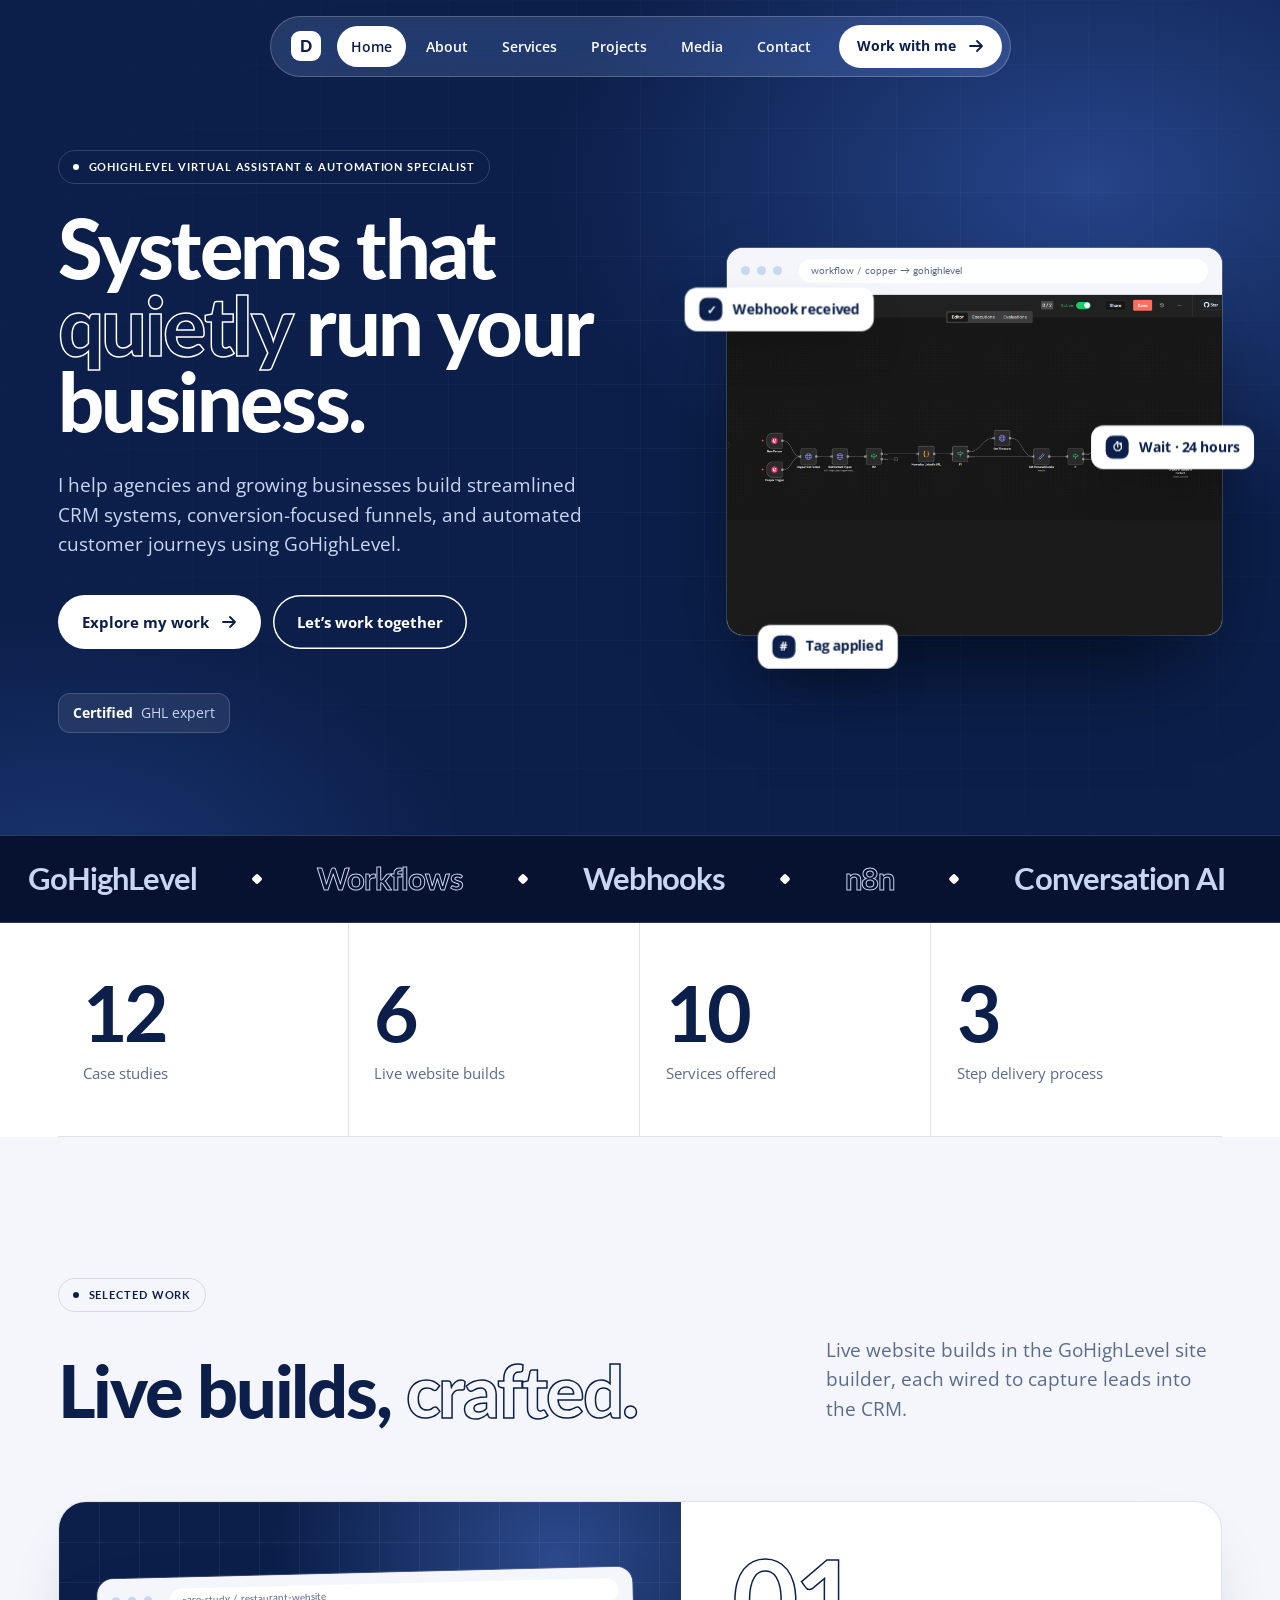
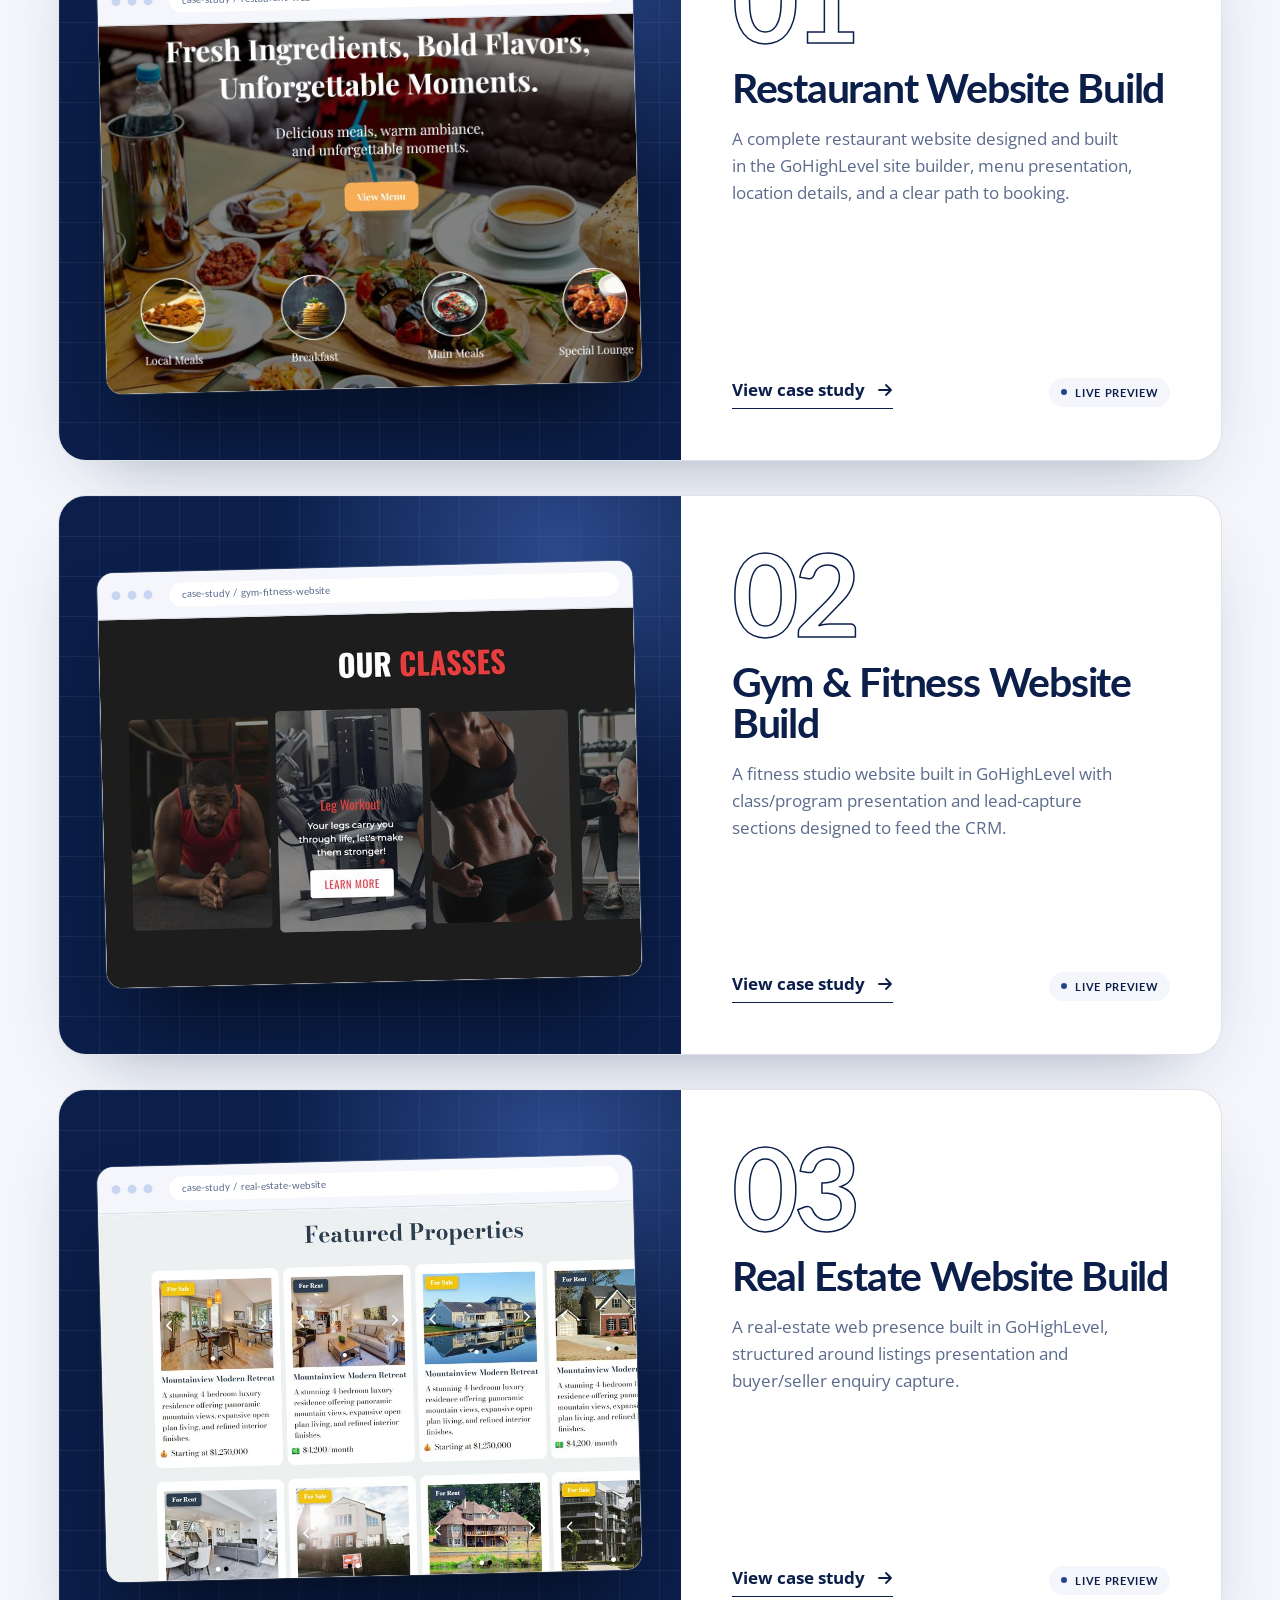
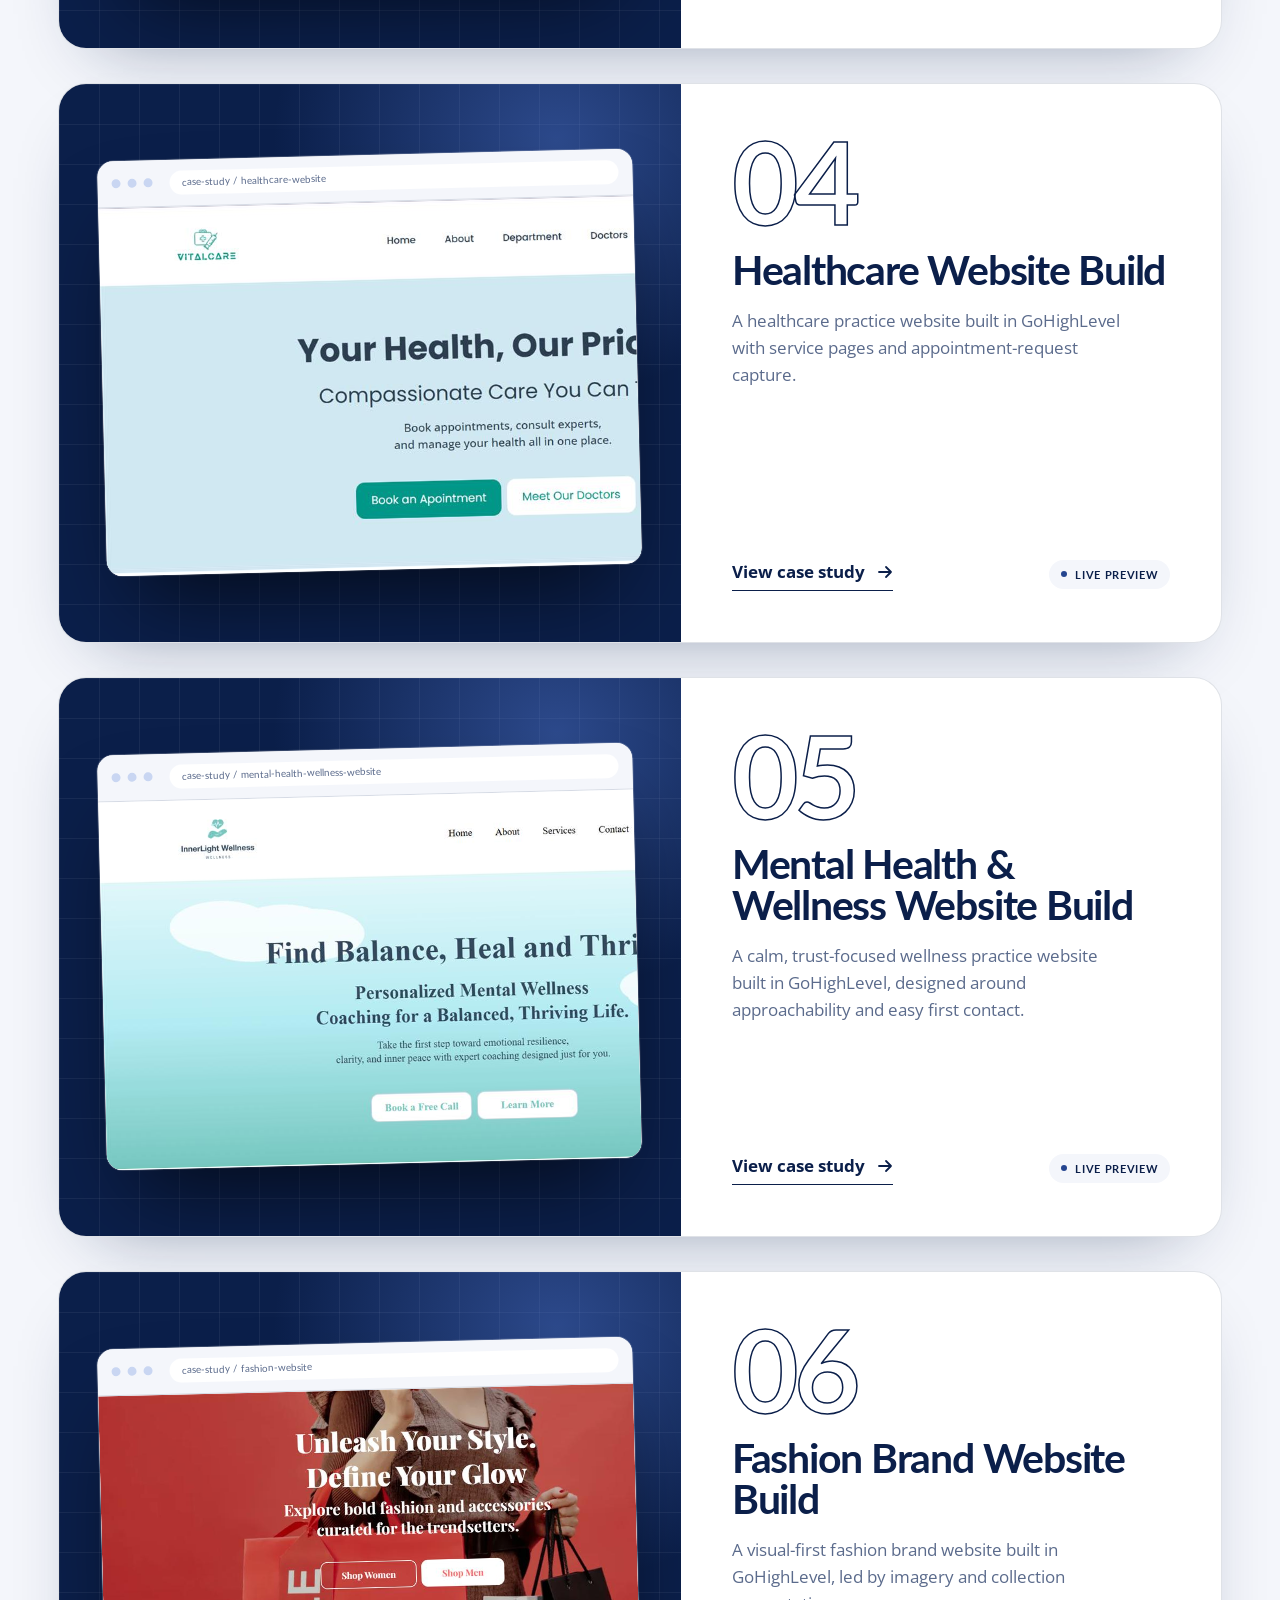
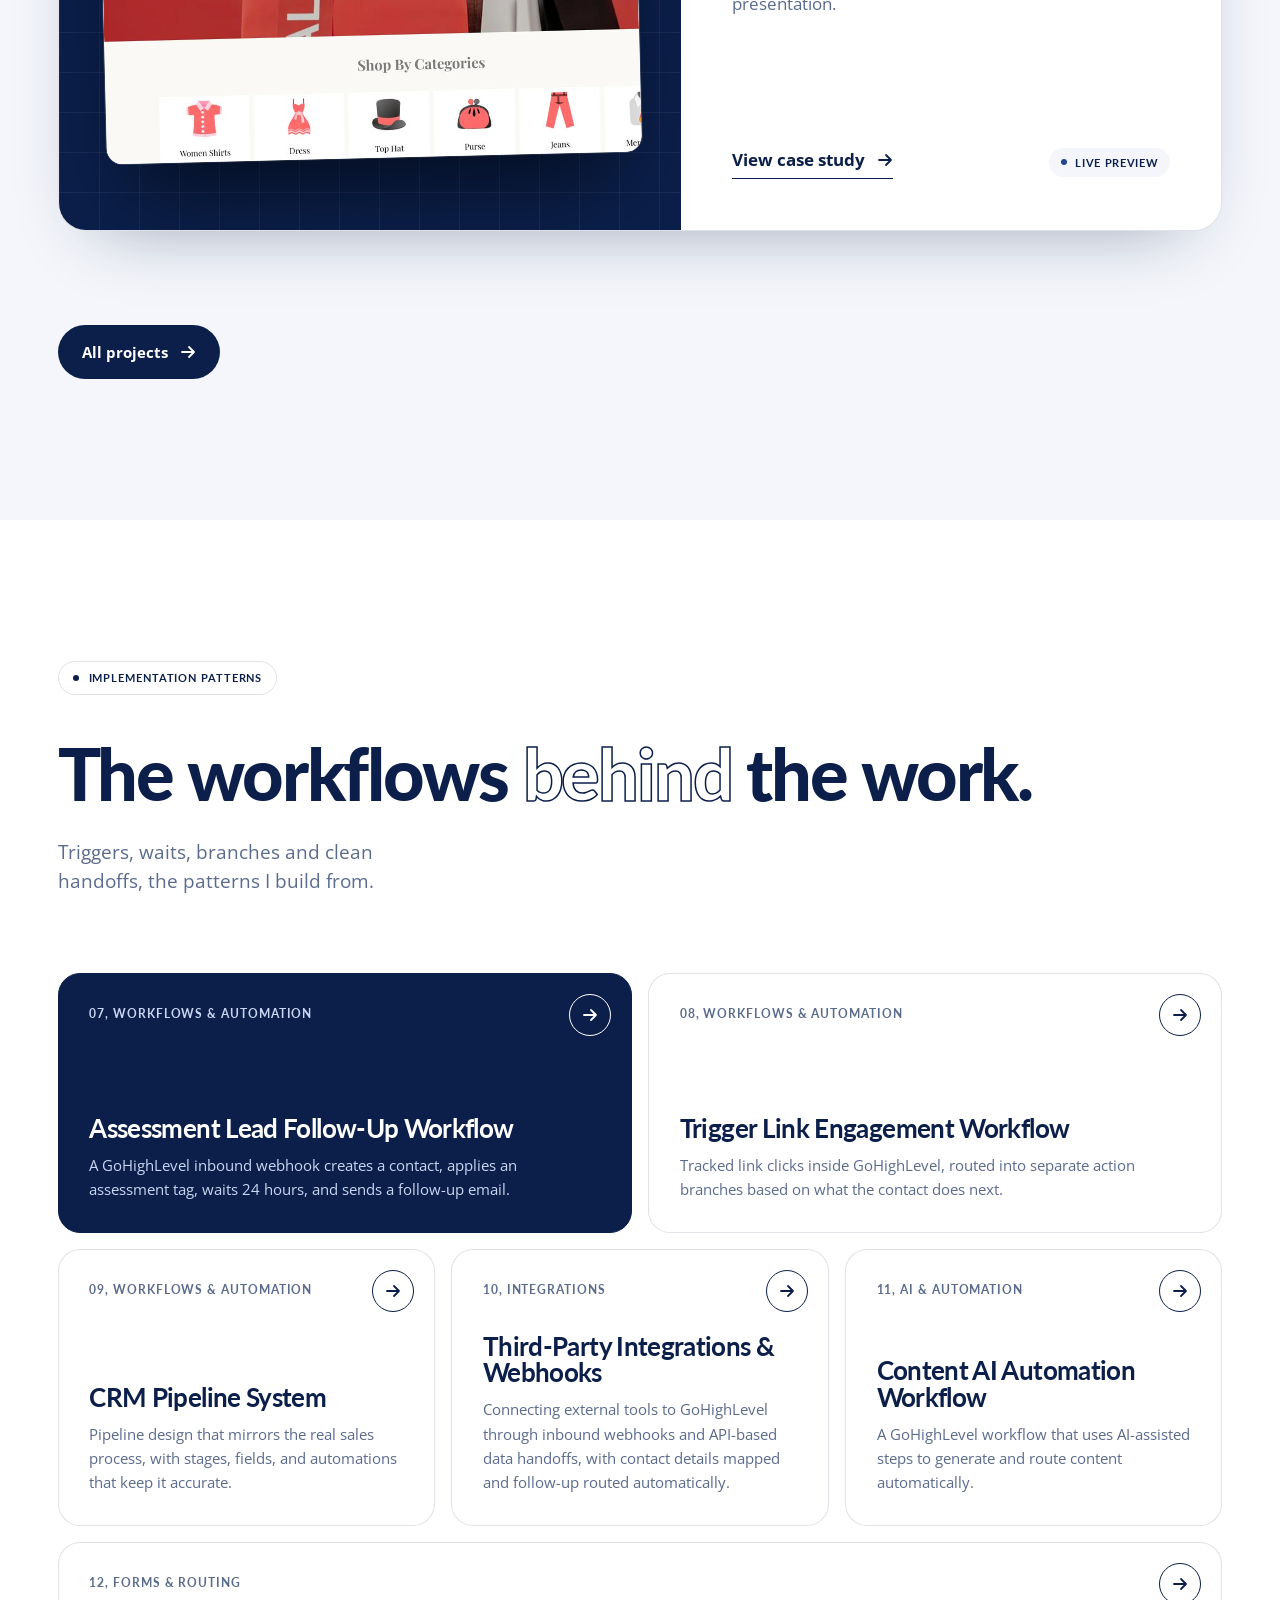
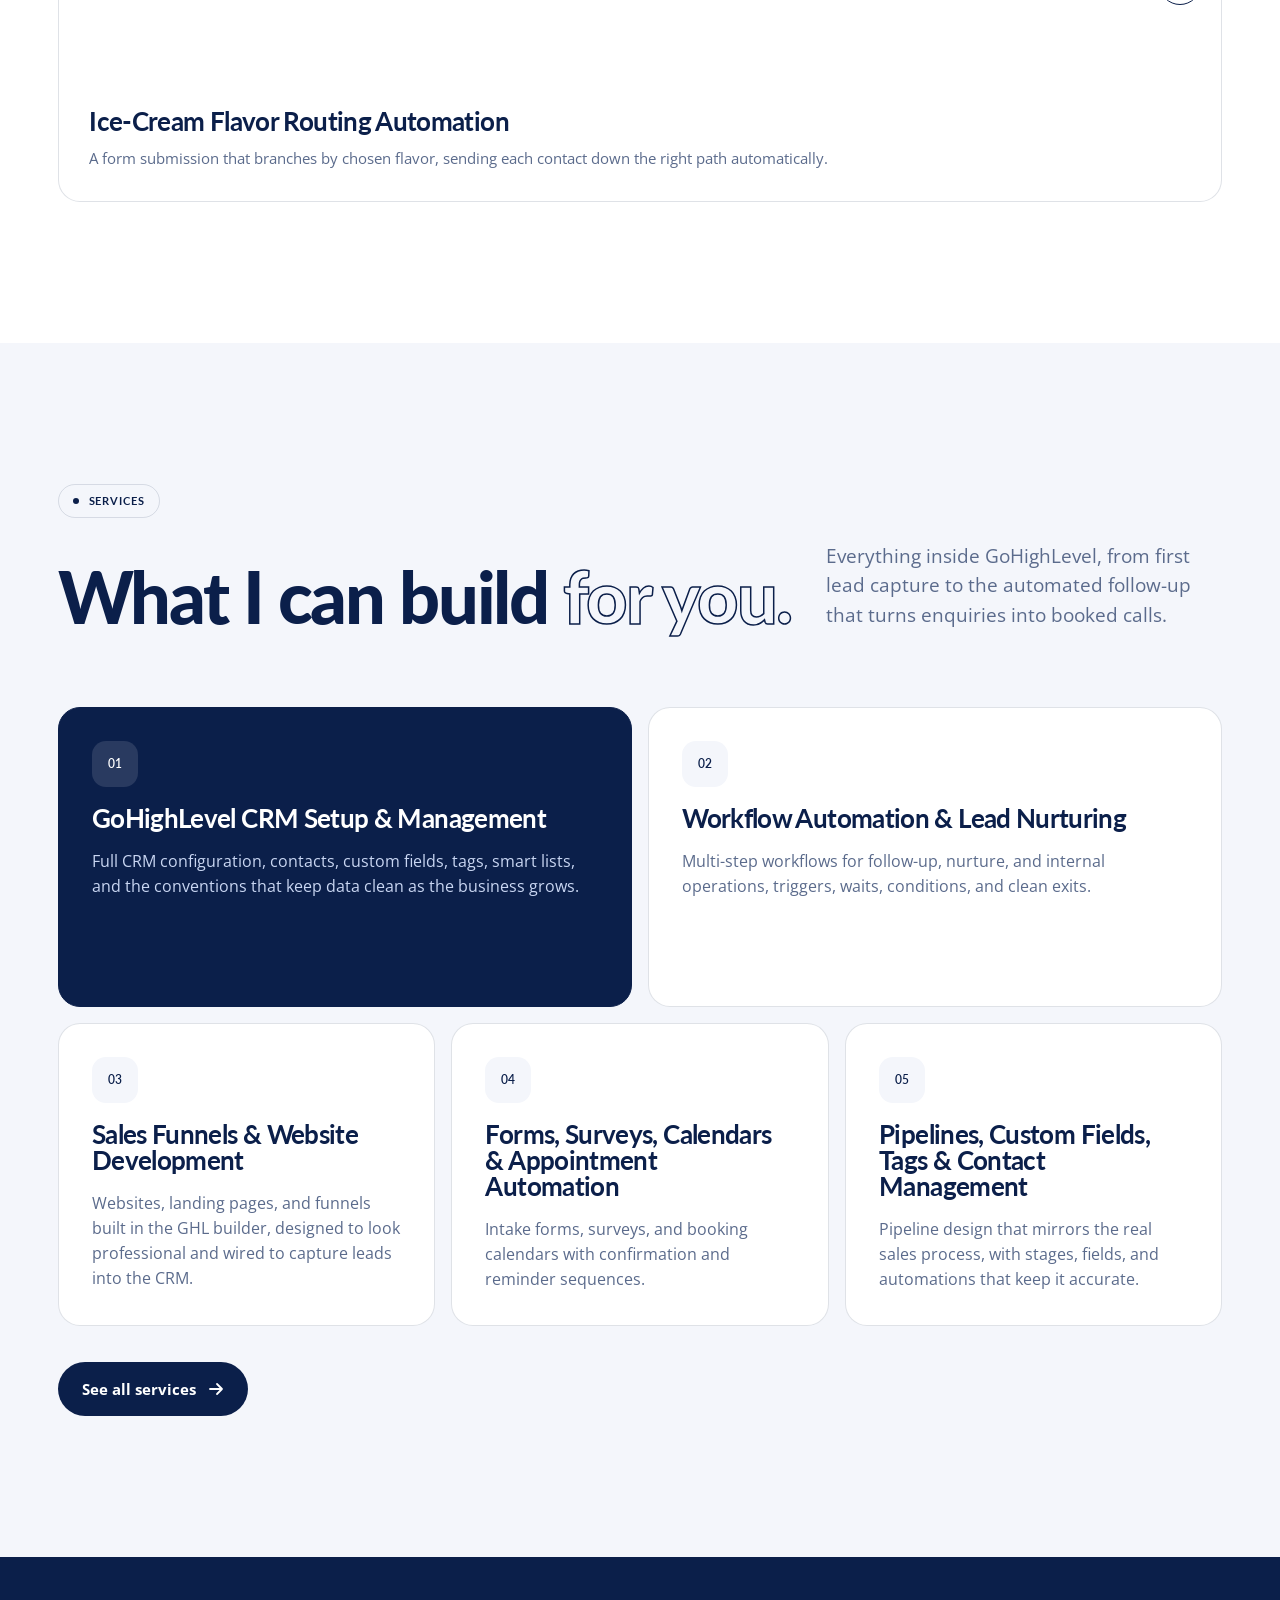
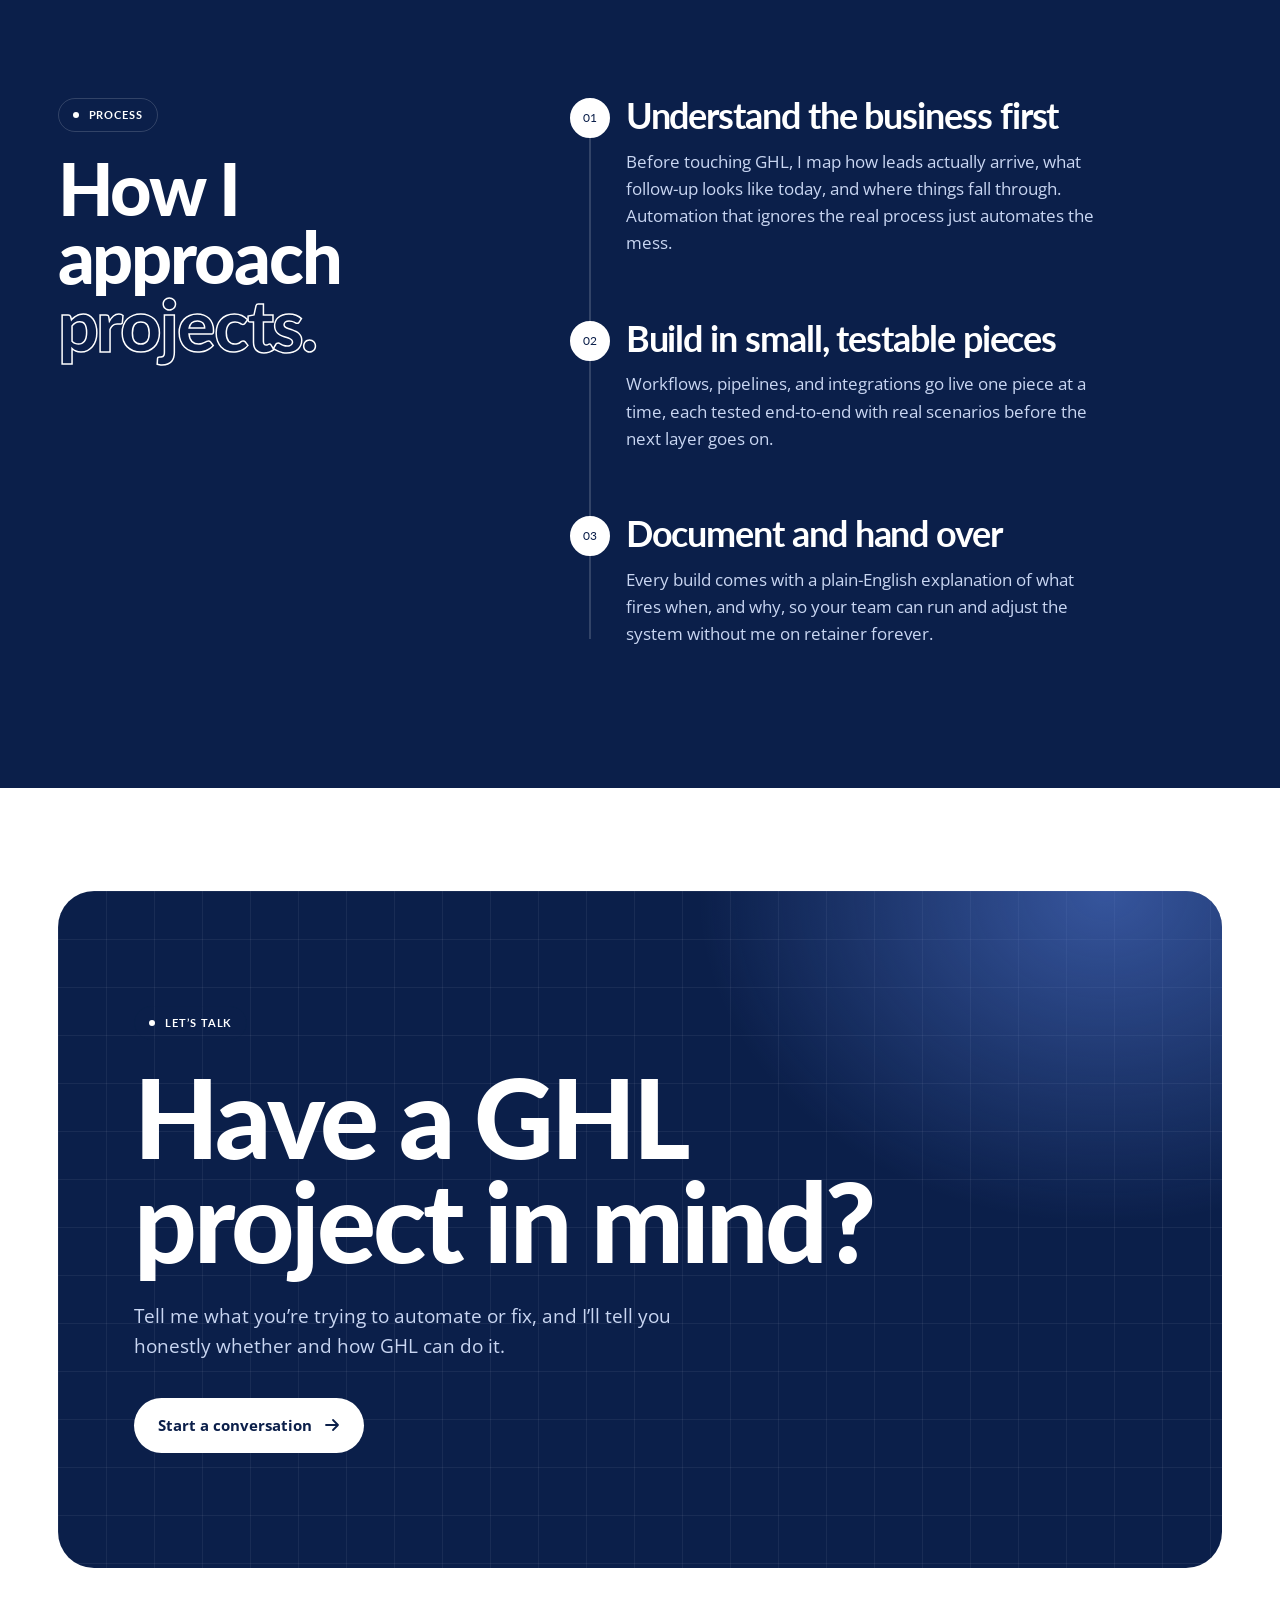
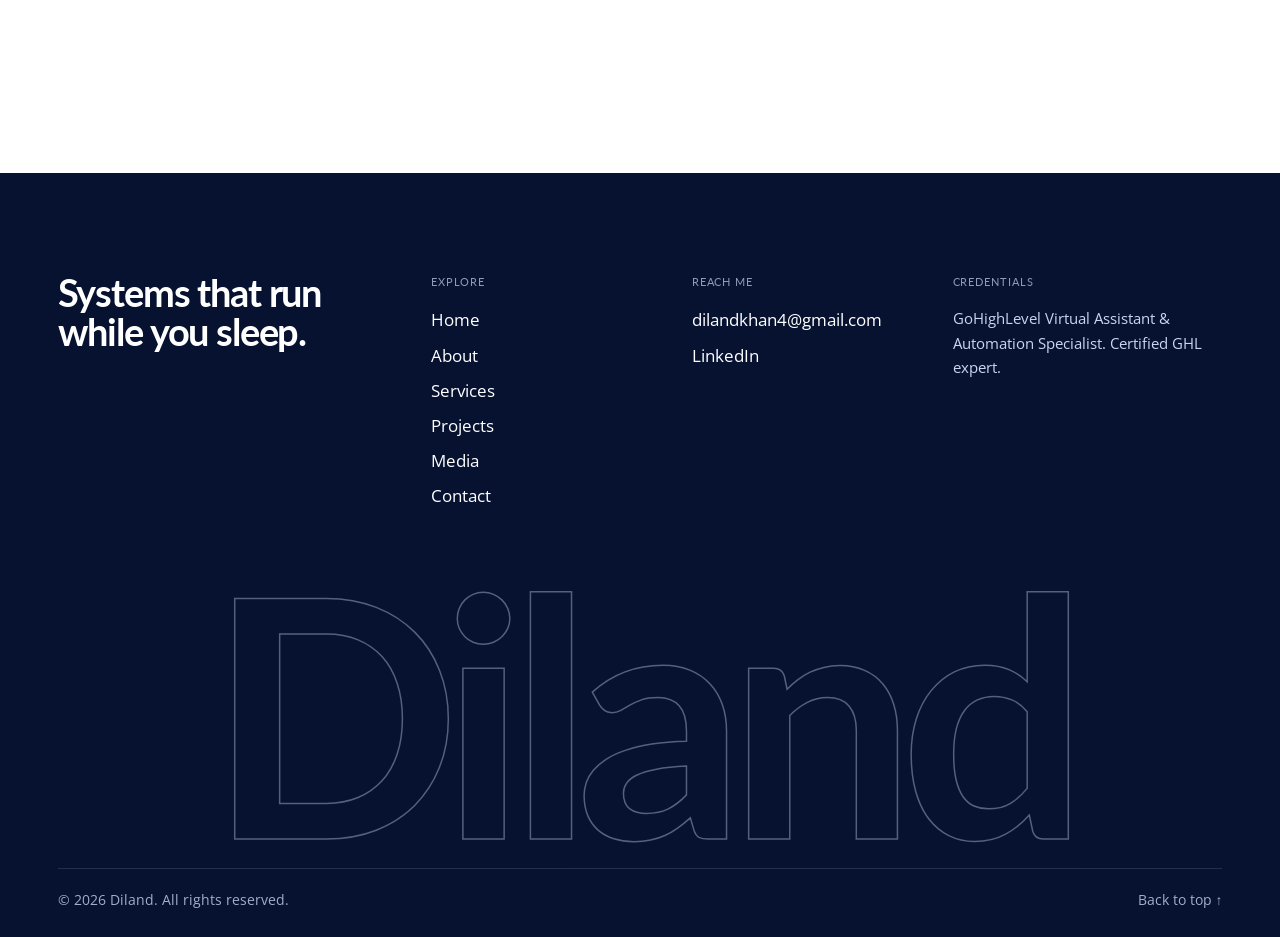
<file: index.html>
<!doctype html>
<html lang="en">
<head>
<meta charset="utf-8">
<meta name="viewport" content="width=device-width,initial-scale=1">
<title>Diland, GoHighLevel Virtual Assistant & Automation Specialist</title>
<meta name="description" content="GoHighLevel systems, workflows & automation that work for your business.">
<meta name="theme-color" content="#0B1F4A">
<link rel="preconnect" href="https://fonts.googleapis.com"><link rel="preconnect" href="https://fonts.gstatic.com" crossorigin>
<link rel="stylesheet" href="css/style.css">
</head>
<body data-page="home" id="top">
<a class="skip" href="#main">Skip to content</a>
<header id="nav"></header>
<main id="main">
<section class="hero">
  <div class="wrap hero-grid">
    <div>
      <span class="eyebrow">GoHighLevel Virtual Assistant &amp; Automation Specialist</span>
      <h1 class="d d-xl">Systems that <span class="out">quietly</span> run your business.</h1>
      <p class="lead">I help agencies and growing businesses build streamlined CRM systems, conversion-focused funnels, and automated customer journeys using GoHighLevel.</p>
      <div class="cta-row">
        <a class="btn white" href="projects.html"><span>Explore my work</span><svg viewBox="0 0 16 16" fill="none" stroke="currentColor" stroke-width="1.8" stroke-linecap="round" stroke-linejoin="round"><path d="M2 8h12M9 3l5 5-5 5"/></svg></a>
        <a class="btn line" href="contact.html"><span>Let’s work together</span></a>
      </div>
      <div class="badges"><span><b>Certified</b> GHL expert</span></div>
    </div>
    <div class="stage">
      <div class="tilt">
        <div class="win"><div class="win-bar"><i></i><i></i><i></i><span>workflow / copper → gohighlevel</span></div>
        <div class="win-body" style="background:#1b1b1b" data-label="Copper → GoHighLevel integration"><img style="object-fit:contain" src="images/workflows/copper-to-highlevel-n8n.png" alt="n8n Copper To HighLevel workflow showing Copper triggers, contact lookups and LinkedIn URL normalization."></div></div>
        <div class="fchip a"><i>✓</i>Webhook received</div>
        <div class="fchip b"><i>⏱</i>Wait · 24 hours</div>
        <div class="fchip c"><i>#</i>Tag applied</div>
      </div>
    </div>
  </div>
  <div class="tick" aria-hidden="true"><div class="tick-t"><span>GoHighLevel</span><span>Workflows</span><span>Webhooks</span><span>n8n</span><span>Conversation AI</span><span>Make</span><span>Zapier</span><span>Pipelines</span><span>Copper</span><span>Funnels</span><span>GoHighLevel</span><span>Workflows</span><span>Webhooks</span><span>n8n</span><span>Conversation AI</span><span>Make</span><span>Zapier</span><span>Pipelines</span><span>Copper</span><span>Funnels</span></div></div>
</section>

<section class="wrap">
  <div class="stats">
    <div class="stat"><b data-count="12">0</b><span>Case studies</span></div>
    <div class="stat"><b data-count="6">0</b><span>Live website builds</span></div>
    <div class="stat"><b data-count="10">0</b><span>Services offered</span></div>
    <div class="stat"><b data-count="3">0</b><span>Step delivery process</span></div>
  </div>
</section>

<section class="sec paper" aria-label="Selected work">
  <div class="wrap">
    <div class="sec-hd"><div><span class="eyebrow">Selected work</span><h2 class="d d-lg" style="margin-top:22px">Live builds, <span class="out">crafted.</span></h2></div>
      <p class="lead mute">Live website builds in the GoHighLevel site builder, each wired to capture leads into the CRM.</p></div>
    <div class="stack" id="stack"></div>
    <div style="margin-top:20px"><a class="btn" href="projects.html"><span>All projects</span><svg viewBox="0 0 16 16" fill="none" stroke="currentColor" stroke-width="1.8" stroke-linecap="round" stroke-linejoin="round"><path d="M2 8h12M9 3l5 5-5 5"/></svg></a></div>
  </div>
</section>

<section class="sec">
  <div class="wrap">
    <div class="sec-hd"><div><span class="eyebrow">Implementation patterns</span><h2 class="d d-lg" style="margin-top:22px">The workflows <span class="out">behind</span> the work.</h2></div>
      <p class="lead mute">Triggers, waits, branches and clean handoffs, the patterns I build from.</p></div>
    <div class="bento" id="bento"></div>
  </div>
</section>

<section class="sec paper">
  <div class="wrap">
    <div class="sec-hd"><div><span class="eyebrow">Services</span><h2 class="d d-lg" style="margin-top:22px">What I can build <span class="out">for you.</span></h2></div>
      <p class="lead mute">Everything inside GoHighLevel, from first lead capture to the automated follow-up that turns enquiries into booked calls.</p></div>
    <div class="svcs" id="svc-home"></div>
    <div style="margin-top:36px"><a class="btn" href="services.html"><span>See all services</span><svg viewBox="0 0 16 16" fill="none" stroke="currentColor" stroke-width="1.8" stroke-linecap="round" stroke-linejoin="round"><path d="M2 8h12M9 3l5 5-5 5"/></svg></a></div>
  </div>
</section>

<section class="sec dark">
  <div class="wrap proc">
    <div class="proc-l"><span class="eyebrow">Process</span><h2 class="d d-lg" style="margin-top:22px">How I approach <span class="out">projects.</span></h2></div>
    <div class="tl"><div class="tl-fill"></div>
      <div class="tstep"><span class="nd">01</span><h3>Understand the business first</h3><p>Before touching GHL, I map how leads actually arrive, what follow-up looks like today, and where things fall through. Automation that ignores the real process just automates the mess.</p></div>
      <div class="tstep"><span class="nd">02</span><h3>Build in small, testable pieces</h3><p>Workflows, pipelines, and integrations go live one piece at a time, each tested end-to-end with real scenarios before the next layer goes on.</p></div>
      <div class="tstep"><span class="nd">03</span><h3>Document and hand over</h3><p>Every build comes with a plain-English explanation of what fires when, and why, so your team can run and adjust the system without me on retainer forever.</p></div>
    </div>
  </div>
</section>
<div style="height:clamp(60px,8vw,110px)"></div>
<div class="ctab-w"><section class="ctab">
  <span class="eyebrow">Let’s talk</span>
  <h2 class="d d-xl" style="margin-top:24px">Have a GHL project in mind?</h2>
  <p class="lead">Tell me what you’re trying to automate or fix, and I’ll tell you honestly whether and how GHL can do it.</p>
  <a class="btn white" href="contact.html"><span>Start a conversation</span><svg viewBox="0 0 16 16" fill="none" stroke="currentColor" stroke-width="1.8" stroke-linecap="round" stroke-linejoin="round"><path d="M2 8h12M9 3l5 5-5 5"/></svg></a>
</section></div>
</main>
<footer id="ft"></footer>
<script src="js/data.js"></script>
<script src="js/main.js"></script>
</body>
</html>
</file>
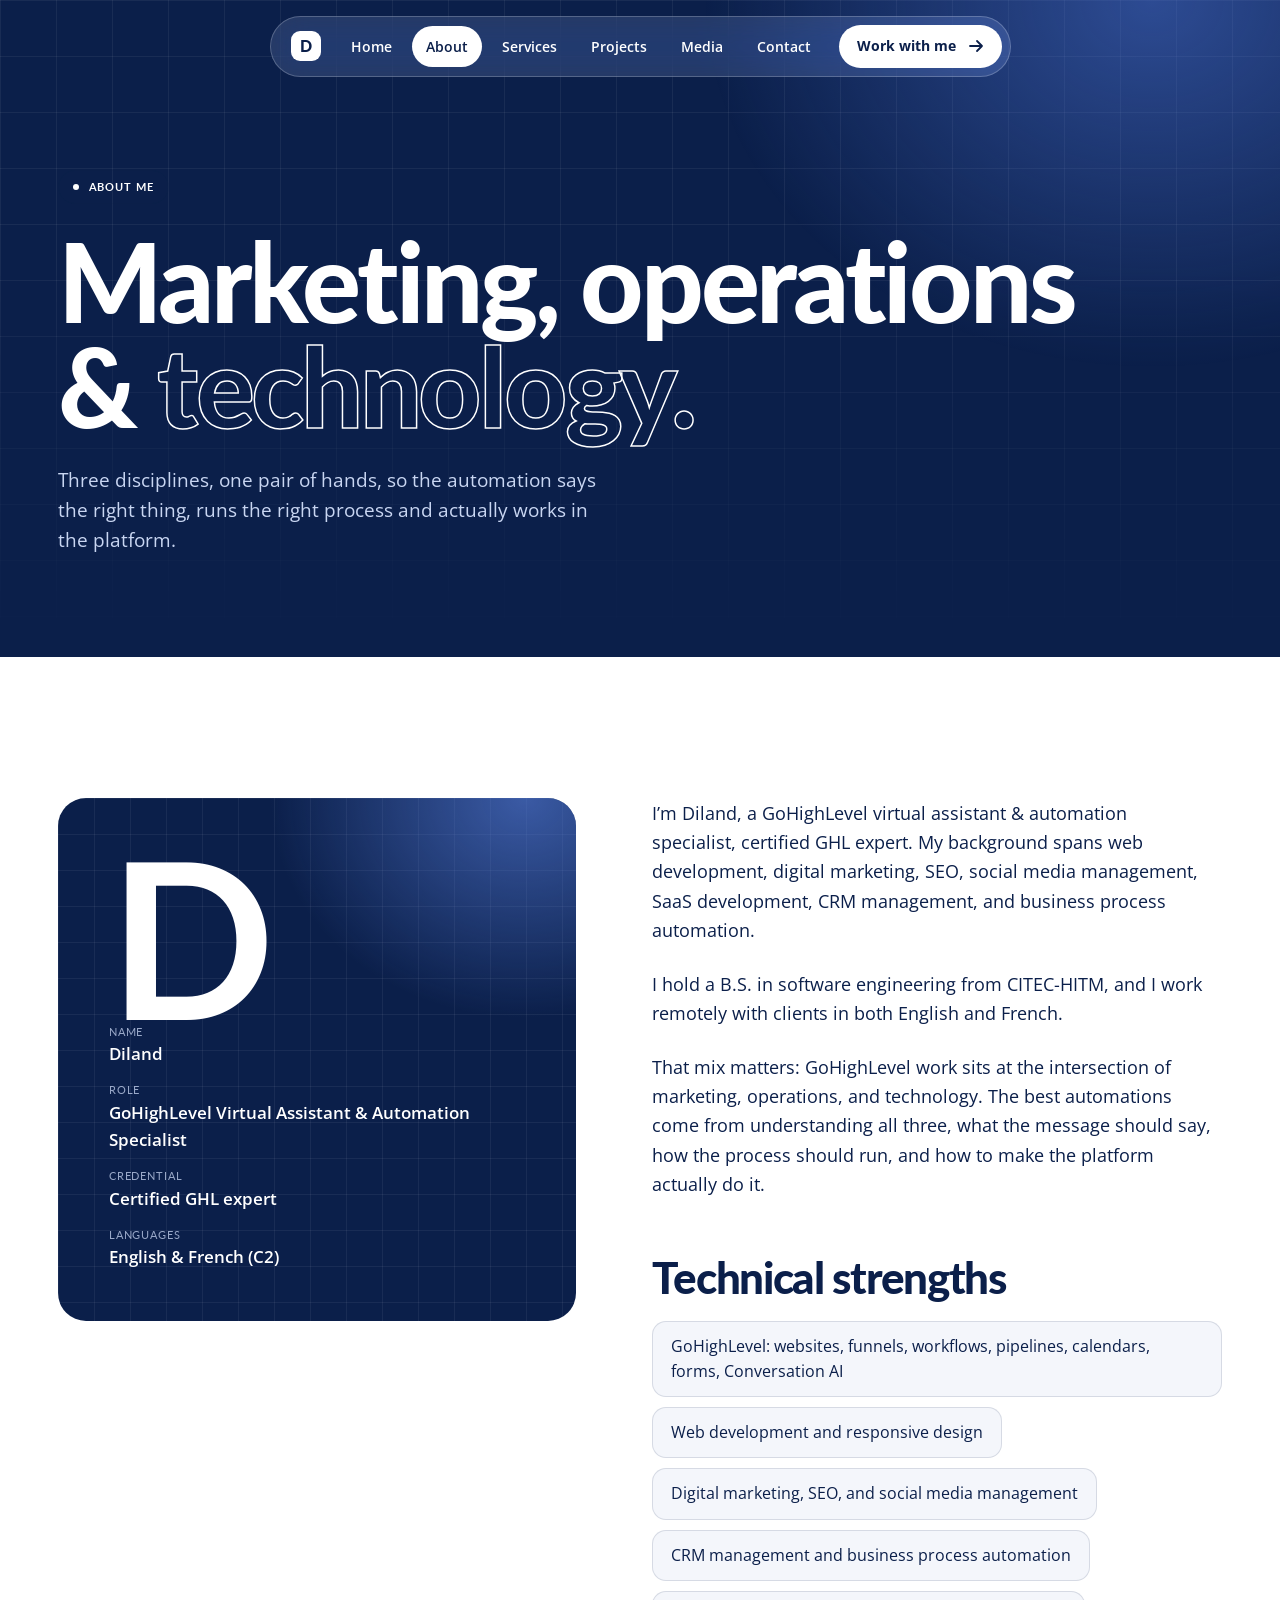
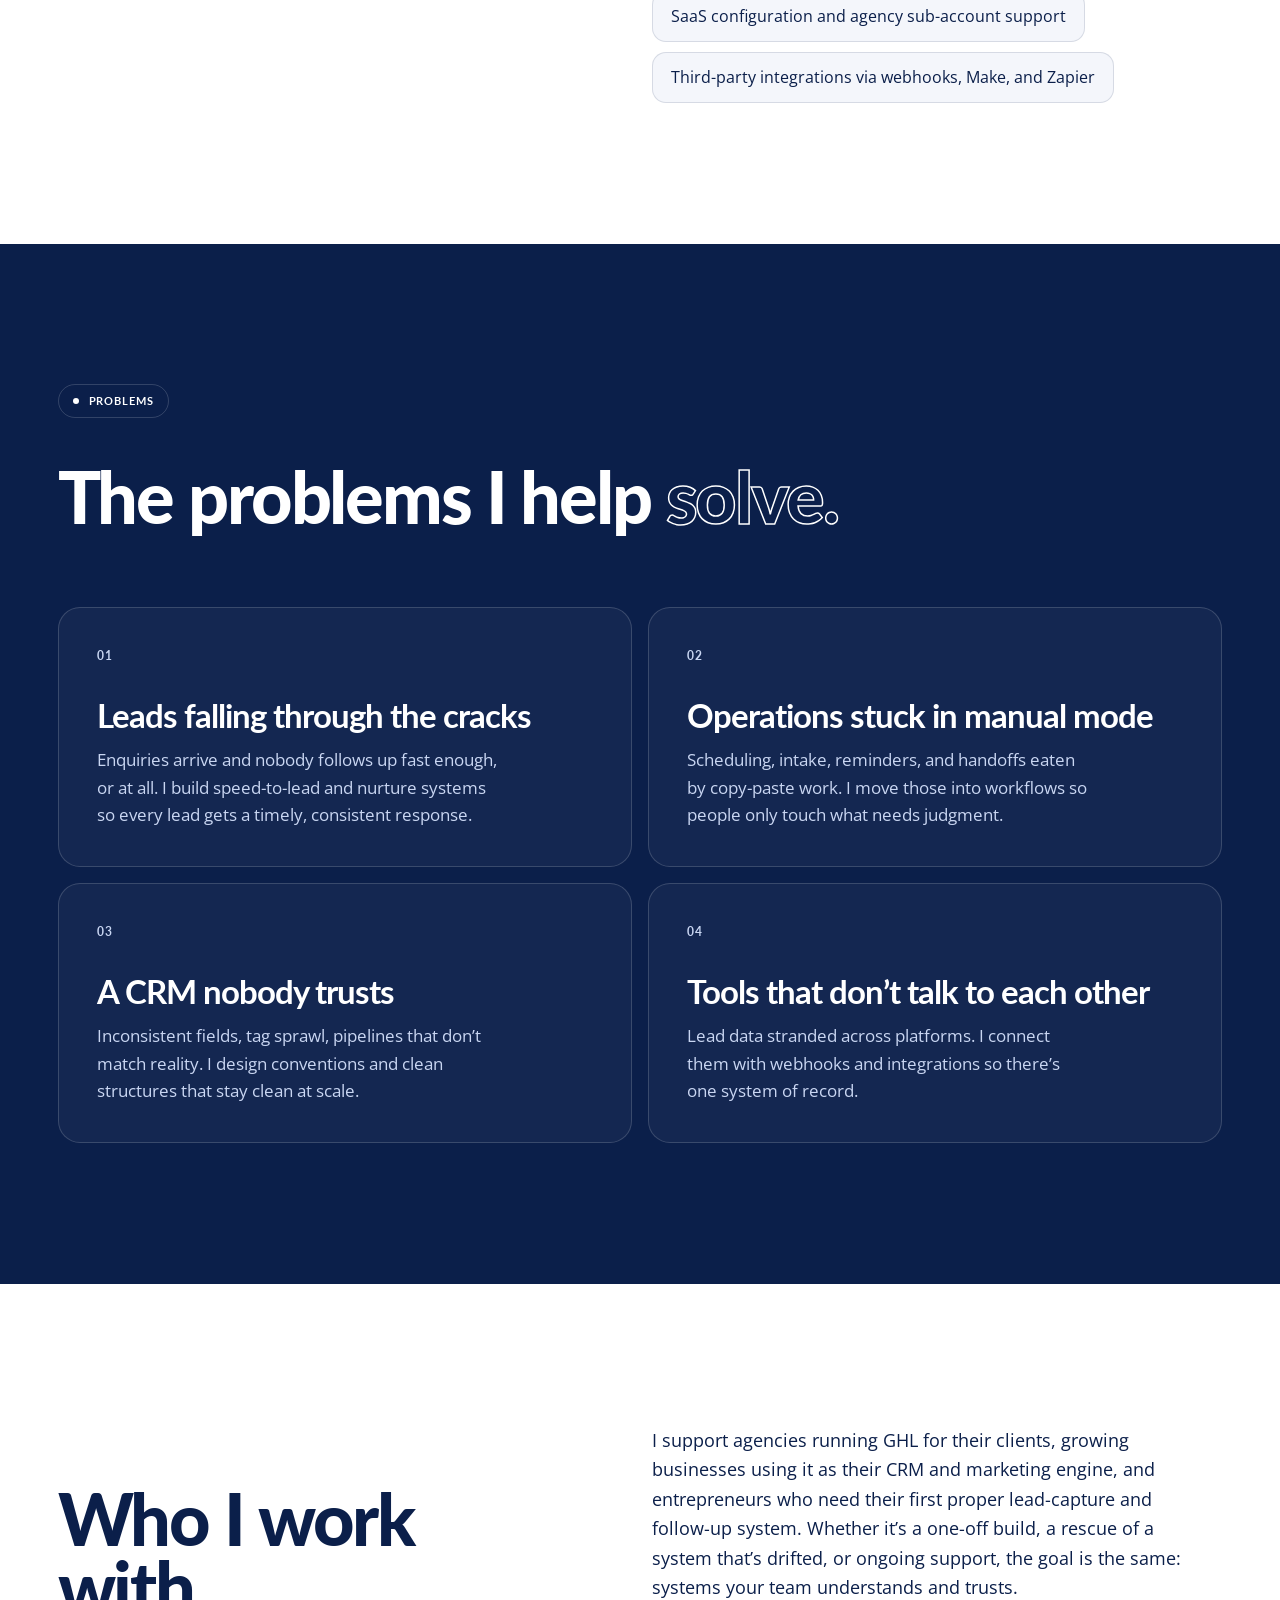
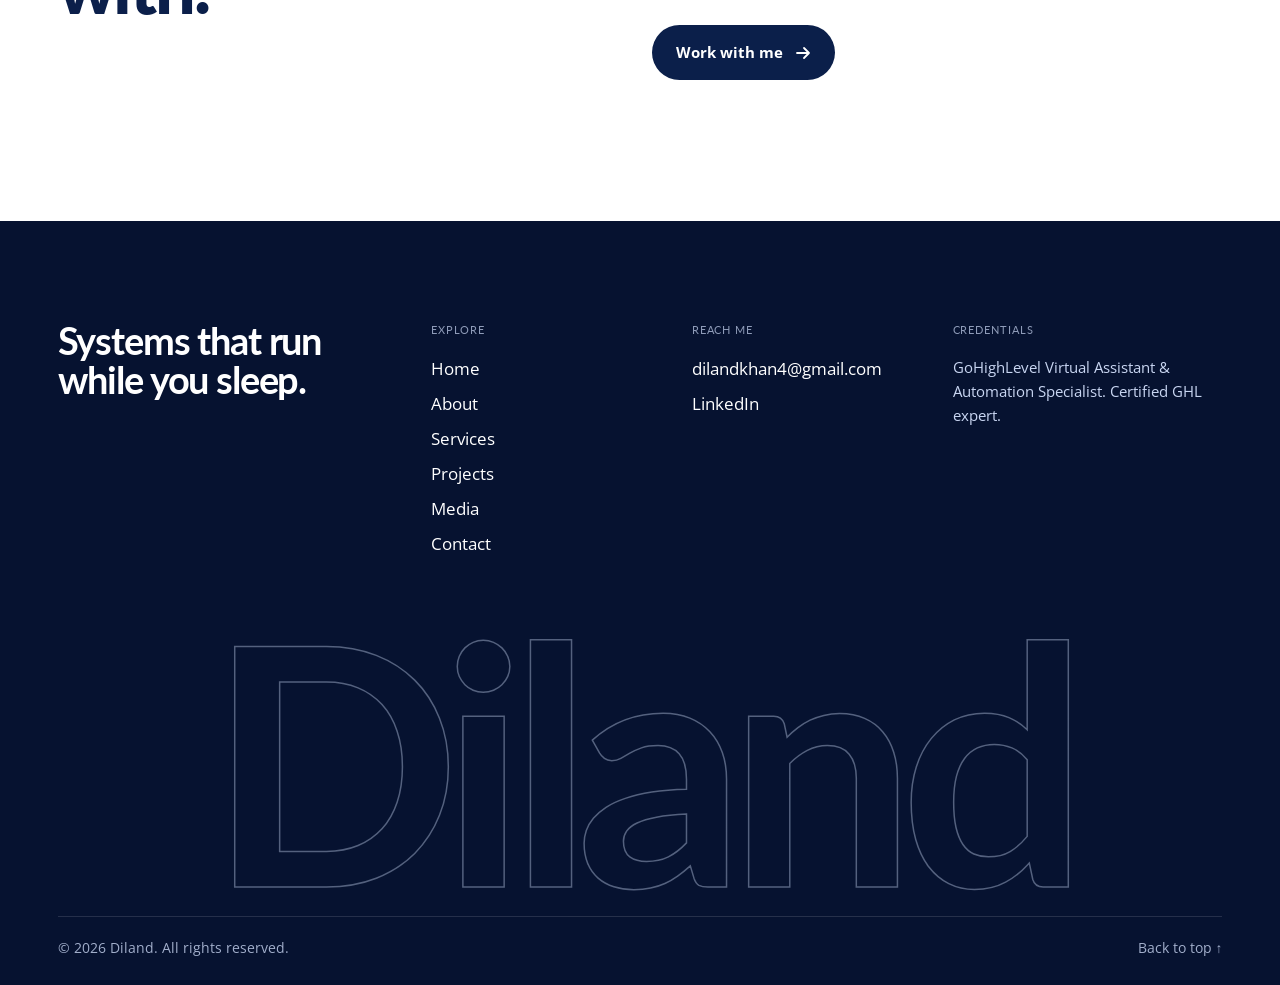
<file: about.html>
<!doctype html>
<html lang="en">
<head>
<meta charset="utf-8">
<meta name="viewport" content="width=device-width,initial-scale=1">
<title>About, Diland</title>
<meta name="description" content="Diland, GoHighLevel virtual assistant and automation specialist.">
<meta name="theme-color" content="#0B1F4A">
<link rel="preconnect" href="https://fonts.googleapis.com"><link rel="preconnect" href="https://fonts.gstatic.com" crossorigin>
<link rel="stylesheet" href="css/style.css">
</head>
<body data-page="about" id="top">
<a class="skip" href="#main">Skip to content</a>
<header id="nav"></header>
<main id="main">
<section class="ph"><div class="wrap"><span class="eyebrow">About me</span>
<h1 class="d d-xl">Marketing, operations &amp; <span class="out">technology.</span></h1>
<p class="lead">Three disciplines, one pair of hands, so the automation says the right thing, runs the right process and actually works in the platform.</p></div></section>
<section class="sec wrap">
  <div class="about-g">
    <aside class="idcard" data-r><div class="big">D</div>
      <dl><div><dt>Name</dt><dd>Diland</dd></div><div><dt>Role</dt><dd>GoHighLevel Virtual Assistant &amp; Automation Specialist</dd></div><div><dt>Credential</dt><dd>Certified GHL expert</dd></div><div><dt>Languages</dt><dd>English &amp; French (C2)</dd></div></dl></aside>
    <div class="copy">
      <p data-r>I’m Diland, a GoHighLevel virtual assistant &amp; automation specialist, certified GHL expert. My background spans web development, digital marketing, SEO, social media management, SaaS development, CRM management, and business process automation.</p>
      <p data-r>I hold a B.S. in software engineering from CITEC-HITM, and I work remotely with clients in both English and French.</p>
      <p data-r>That mix matters: GoHighLevel work sits at the intersection of marketing, operations, and technology. The best automations come from understanding all three, what the message should say, how the process should run, and how to make the platform actually do it.</p>
      <h2 class="d d-md" style="margin:56px 0 22px" data-r>Technical strengths</h2>
      <ul class="skills" data-r>
        <li>GoHighLevel: websites, funnels, workflows, pipelines, calendars, forms, Conversation AI</li>
        <li>Web development and responsive design</li><li>Digital marketing, SEO, and social media management</li>
        <li>CRM management and business process automation</li><li>SaaS configuration and agency sub-account support</li>
        <li>Third-party integrations via webhooks, Make, and Zapier</li></ul>
    </div>
  </div>
</section>
<section class="sec dark"><div class="wrap">
  <div class="sec-hd"><div><span class="eyebrow">Problems</span><h2 class="d d-lg" style="margin-top:22px">The problems I help <span class="out">solve.</span></h2></div></div>
  <div class="pgr">
    <article class="pc" data-r><span class="mono">01</span><div><h3>Leads falling through the cracks</h3><p style="margin-top:14px">Enquiries arrive and nobody follows up fast enough, or at all. I build speed-to-lead and nurture systems so every lead gets a timely, consistent response.</p></div></article>
    <article class="pc" data-r><span class="mono">02</span><div><h3>Operations stuck in manual mode</h3><p style="margin-top:14px">Scheduling, intake, reminders, and handoffs eaten by copy-paste work. I move those into workflows so people only touch what needs judgment.</p></div></article>
    <article class="pc" data-r><span class="mono">03</span><div><h3>A CRM nobody trusts</h3><p style="margin-top:14px">Inconsistent fields, tag sprawl, pipelines that don’t match reality. I design conventions and clean structures that stay clean at scale.</p></div></article>
    <article class="pc" data-r><span class="mono">04</span><div><h3>Tools that don’t talk to each other</h3><p style="margin-top:14px">Lead data stranded across platforms. I connect them with webhooks and integrations so there’s one system of record.</p></div></article>
  </div></div></section>
<section class="sec wrap"><div class="about-g" style="align-items:center">
  <h2 class="d d-lg" data-r>Who I work with.</h2>
  <div class="copy"><p data-r>I support agencies running GHL for their clients, growing businesses using it as their CRM and marketing engine, and entrepreneurs who need their first proper lead-capture and follow-up system. Whether it’s a one-off build, a rescue of a system that’s drifted, or ongoing support, the goal is the same: systems your team understands and trusts.</p>
  <a class="btn" href="contact.html" data-r><span>Work with me</span><svg viewBox="0 0 16 16" fill="none" stroke="currentColor" stroke-width="1.8" stroke-linecap="round" stroke-linejoin="round"><path d="M2 8h12M9 3l5 5-5 5"/></svg></a></div></div></section>
</main>
<footer id="ft"></footer>
<script src="js/data.js"></script>
<script src="js/main.js"></script>
</body>
</html>
</file>
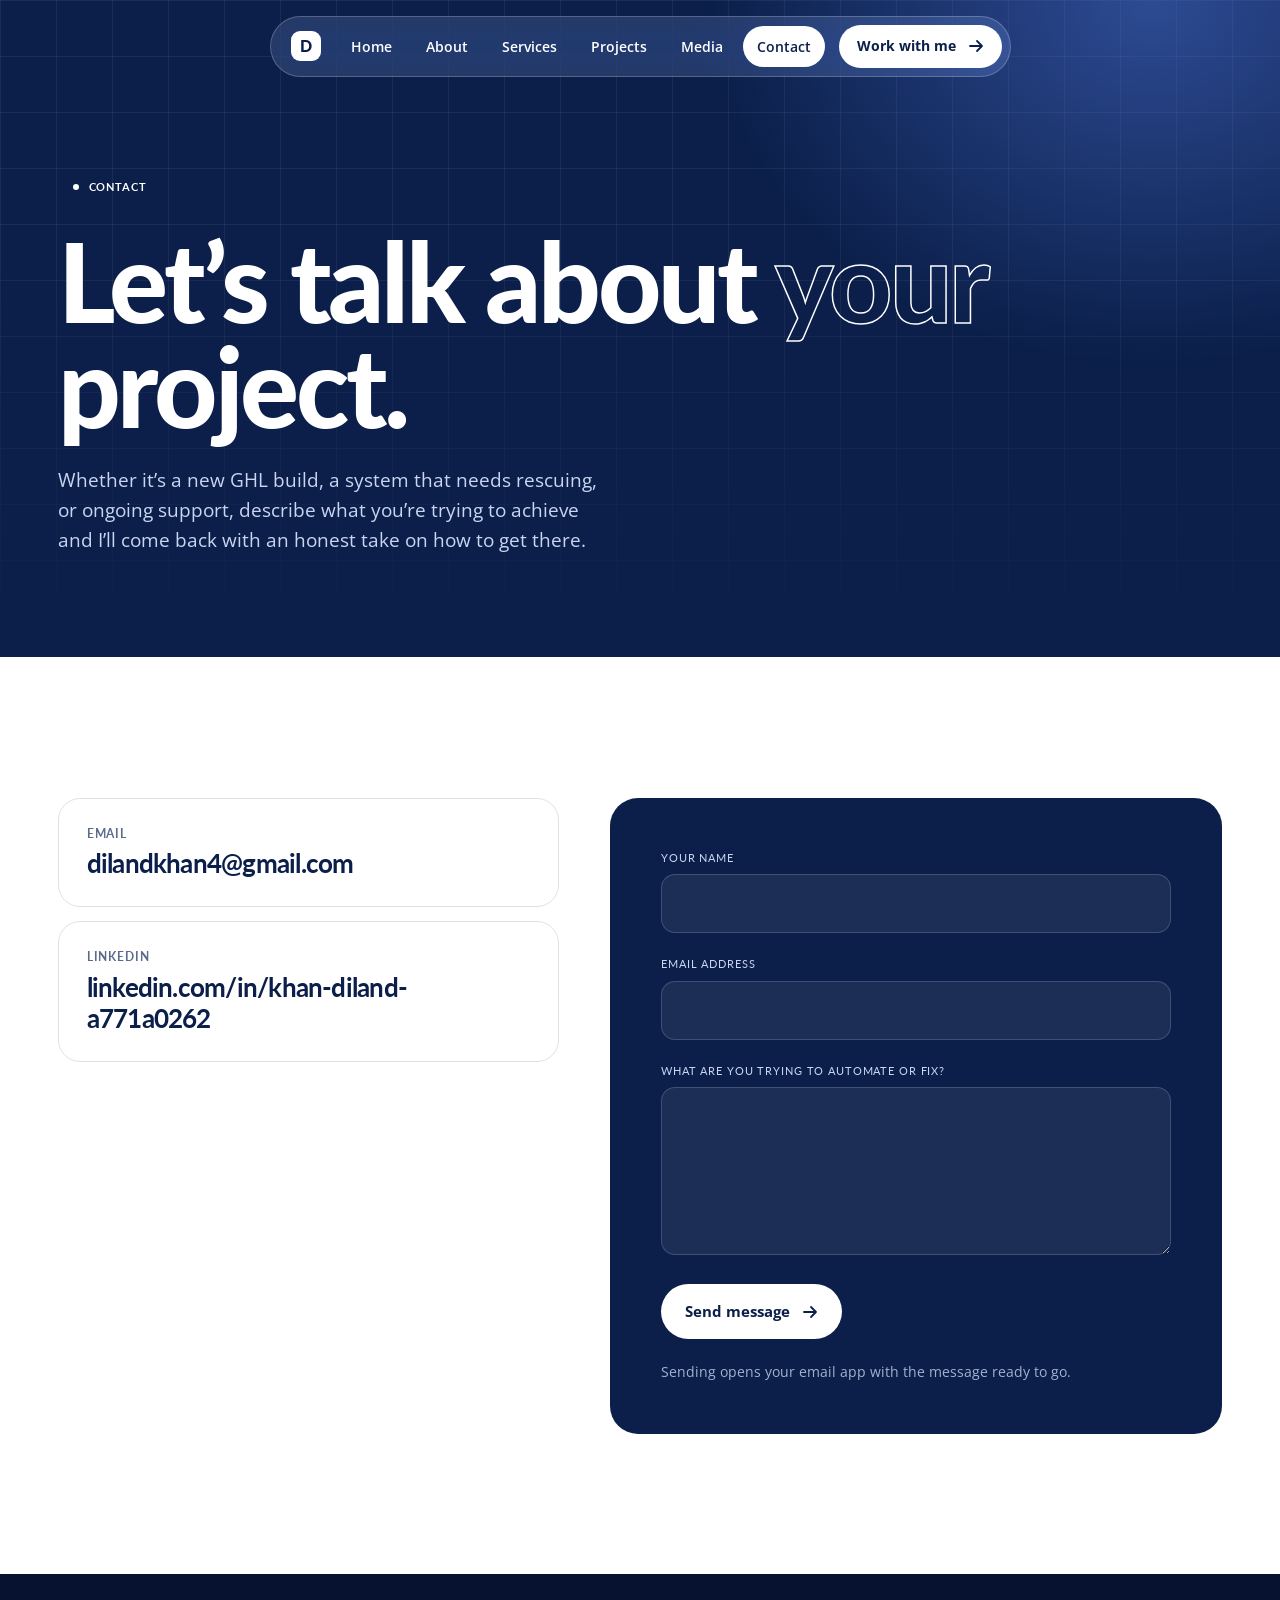
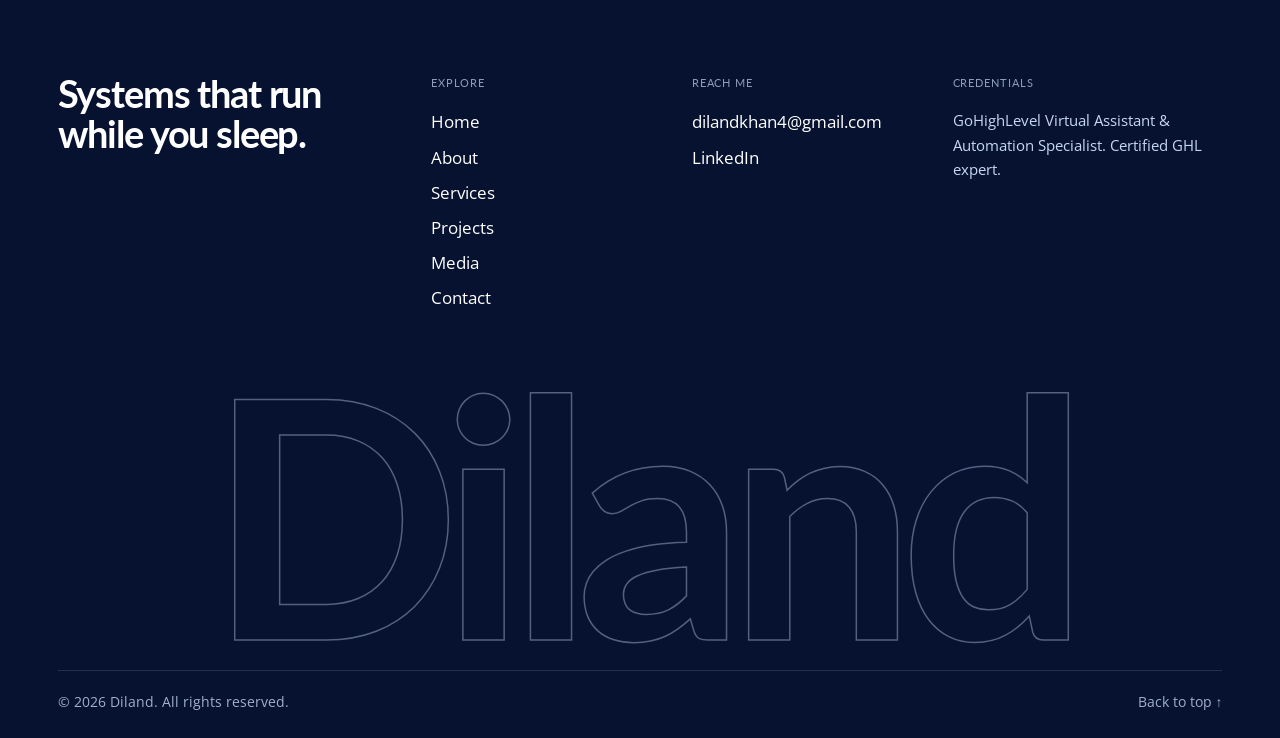
<file: contact.html>
<!doctype html>
<html lang="en">
<head>
<meta charset="utf-8">
<meta name="viewport" content="width=device-width,initial-scale=1">
<title>Contact, Diland</title>
<meta name="description" content="Let's talk about your project.">
<meta name="theme-color" content="#0B1F4A">
<link rel="preconnect" href="https://fonts.googleapis.com"><link rel="preconnect" href="https://fonts.gstatic.com" crossorigin>
<link rel="stylesheet" href="css/style.css">
</head>
<body data-page="contact" id="top">
<a class="skip" href="#main">Skip to content</a>
<header id="nav"></header>
<main id="main">
<section class="ph"><div class="wrap"><span class="eyebrow">Contact</span>
<h1 class="d d-xl">Let’s talk about <span class="out">your</span> project.</h1>
<p class="lead">Whether it’s a new GHL build, a system that needs rescuing, or ongoing support, describe what you’re trying to achieve and I’ll come back with an honest take on how to get there.</p></div></section>
<section class="sec wrap"><div class="cg">
  <div data-r>
    <a class="cl" href="mailto:dilandkhan4@gmail.com"><span class="mono">Email</span><b>dilandkhan4@gmail.com</b></a>
    <a class="cl" href="https://www.linkedin.com/in/khan-diland-a771a0262" target="_blank" rel="noopener"><span class="mono">LinkedIn</span><b>linkedin.com/in/khan-diland-a771a0262</b></a>
  </div>
  <form class="fm" id="cform" data-r style="--d:100ms">
    <div class="f"><label for="n">Your name</label><input id="n" name="name" required></div>
    <div class="f"><label for="e">Email address</label><input id="e" name="email" type="email" required></div>
    <div class="f"><label for="m">What are you trying to automate or fix?</label><textarea id="m" name="msg" rows="5" required></textarea></div>
    <div><button class="btn white" type="submit"><span>Send message</span><svg viewBox="0 0 16 16" fill="none" stroke="currentColor" stroke-width="1.8" stroke-linecap="round" stroke-linejoin="round"><path d="M2 8h12M9 3l5 5-5 5"/></svg></button></div>
    <p class="note">Sending opens your email app with the message ready to go.</p>
  </form>
</div></section>
</main>
<footer id="ft"></footer>
<script src="js/data.js"></script>
<script src="js/main.js"></script>
</body>
</html>
</file>
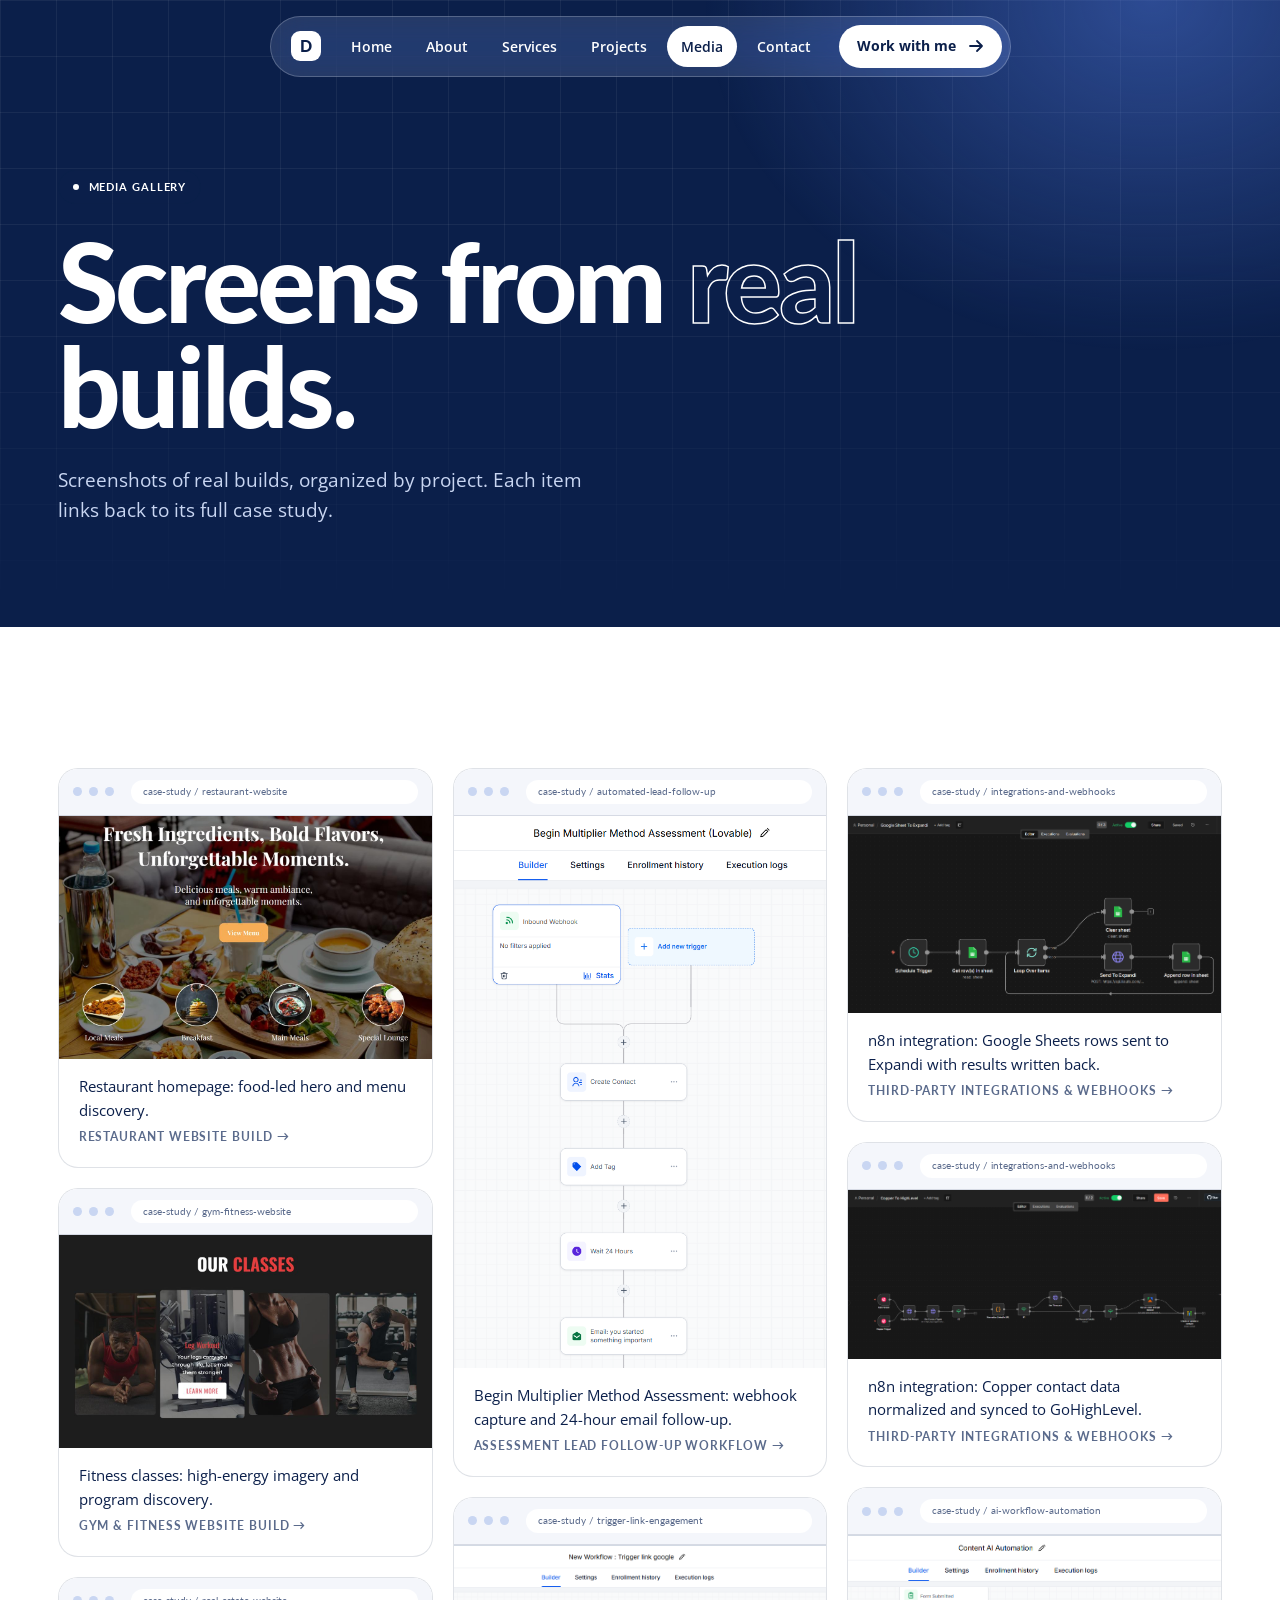
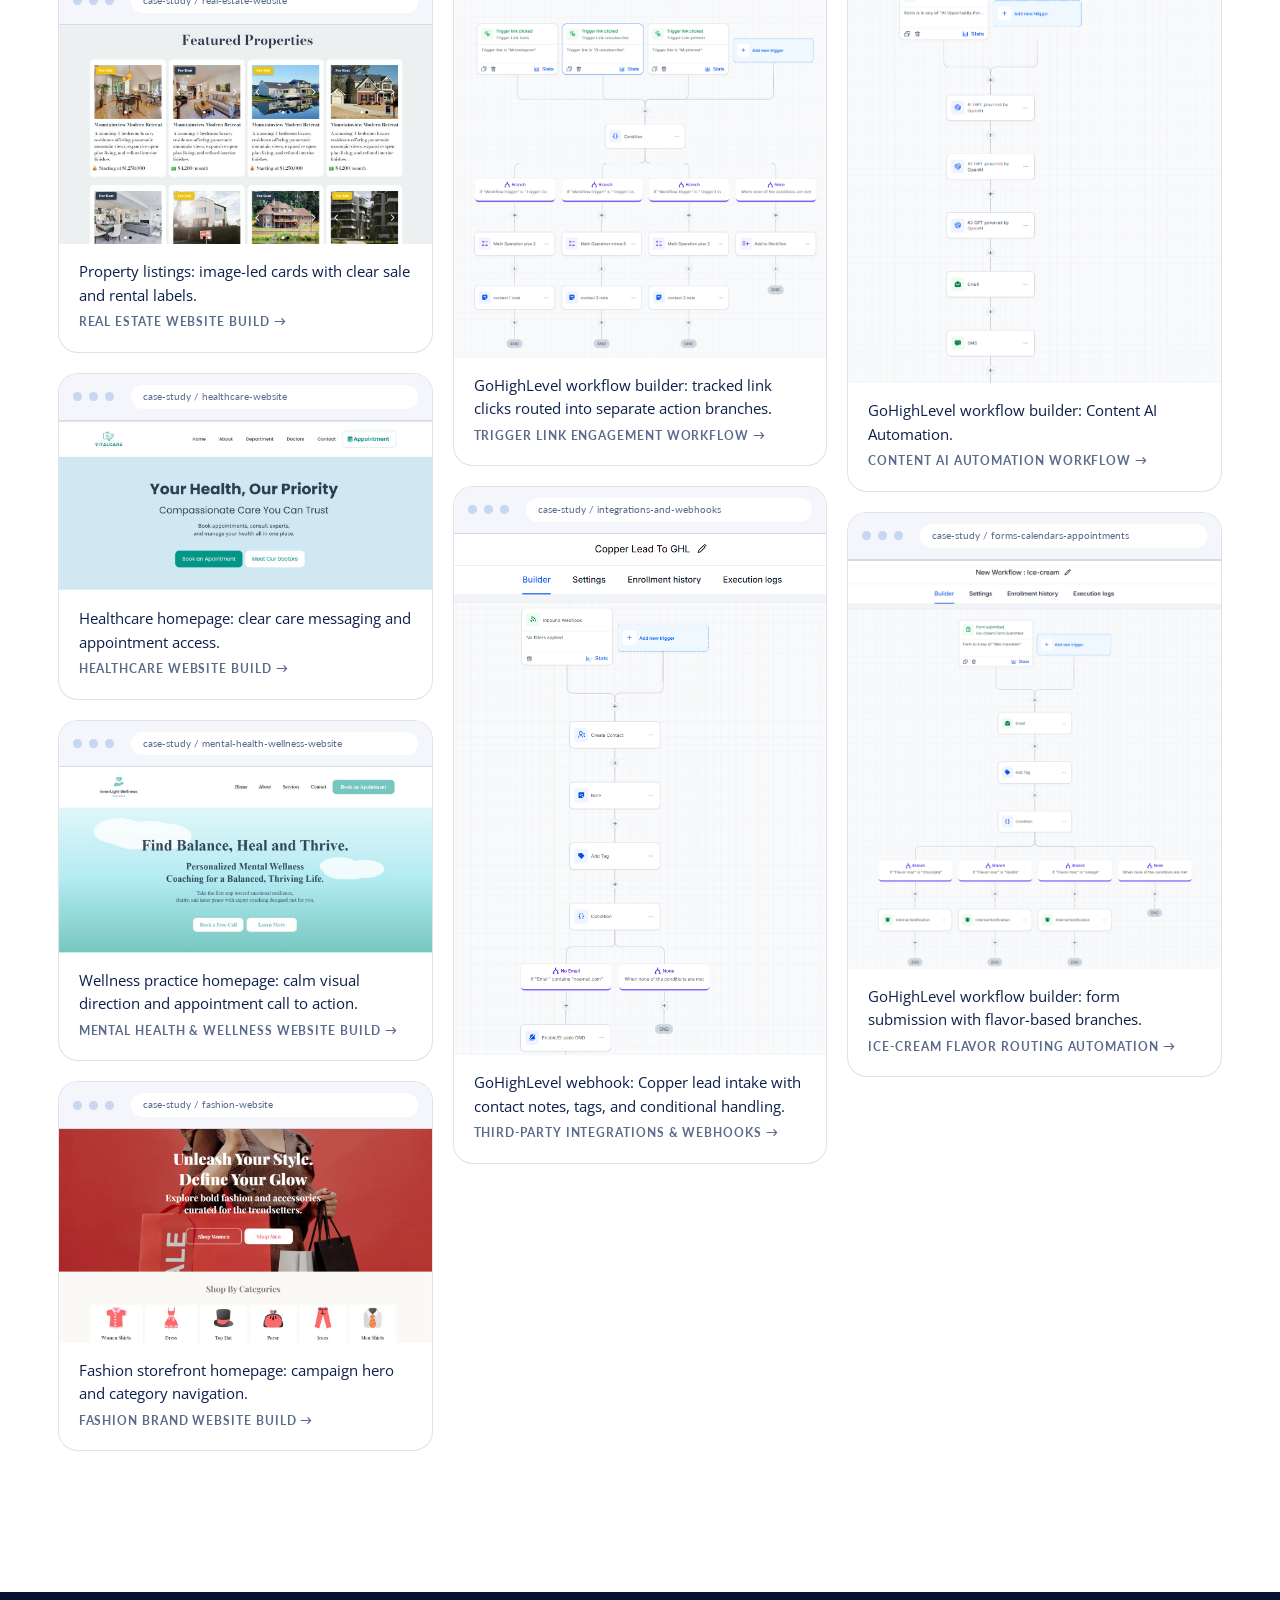
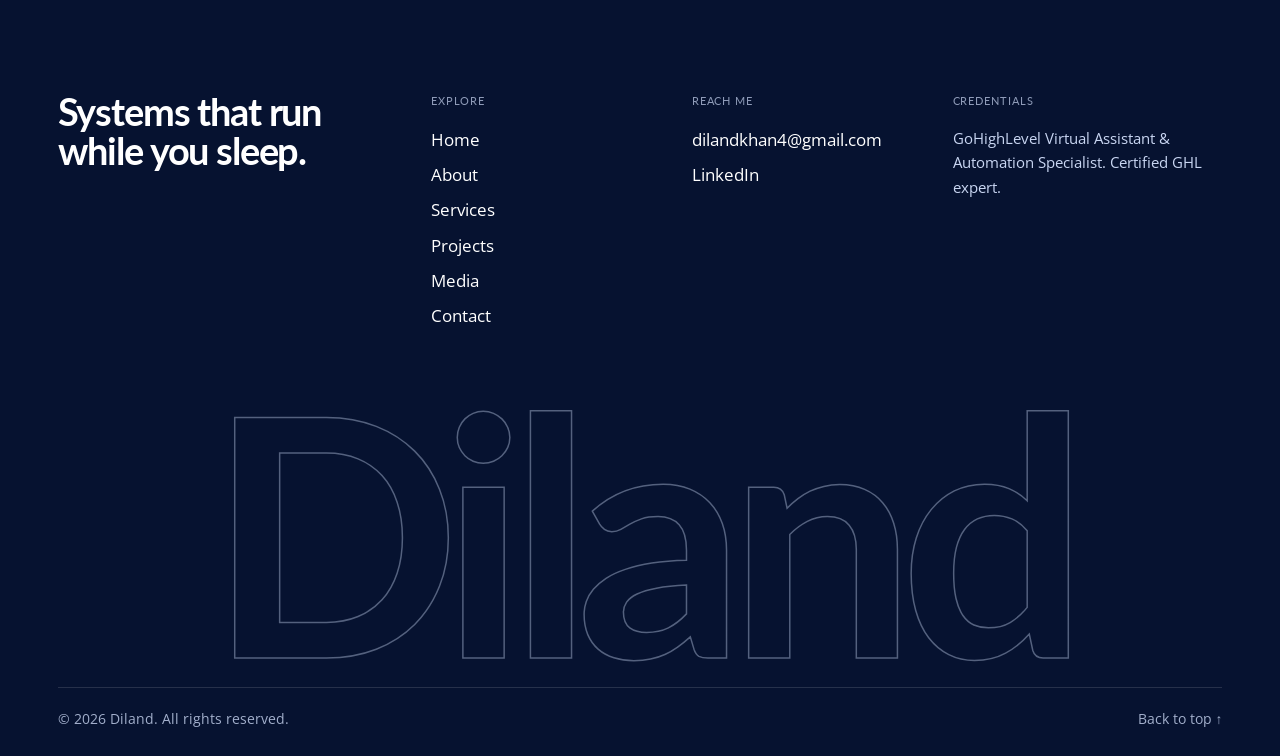
<file: media.html>
<!doctype html>
<html lang="en">
<head>
<meta charset="utf-8">
<meta name="viewport" content="width=device-width,initial-scale=1">
<title>Media Gallery, Diland</title>
<meta name="description" content="Screenshots of real builds, organized by project.">
<meta name="theme-color" content="#0B1F4A">
<link rel="preconnect" href="https://fonts.googleapis.com"><link rel="preconnect" href="https://fonts.gstatic.com" crossorigin>
<link rel="stylesheet" href="css/style.css">
</head>
<body data-page="media" id="top">
<a class="skip" href="#main">Skip to content</a>
<header id="nav"></header>
<main id="main">
<section class="ph"><div class="wrap"><span class="eyebrow">Media gallery</span>
<h1 class="d d-xl">Screens from <span class="out">real</span> builds.</h1>
<p class="lead">Screenshots of real builds, organized by project. Each item links back to its full case study.</p></div></section>
<section class="sec wrap"><div class="mg" id="mg"></div></section>
</main>
<footer id="ft"></footer>
<script src="js/data.js"></script>
<script src="js/main.js"></script>
</body>
</html>
</file>
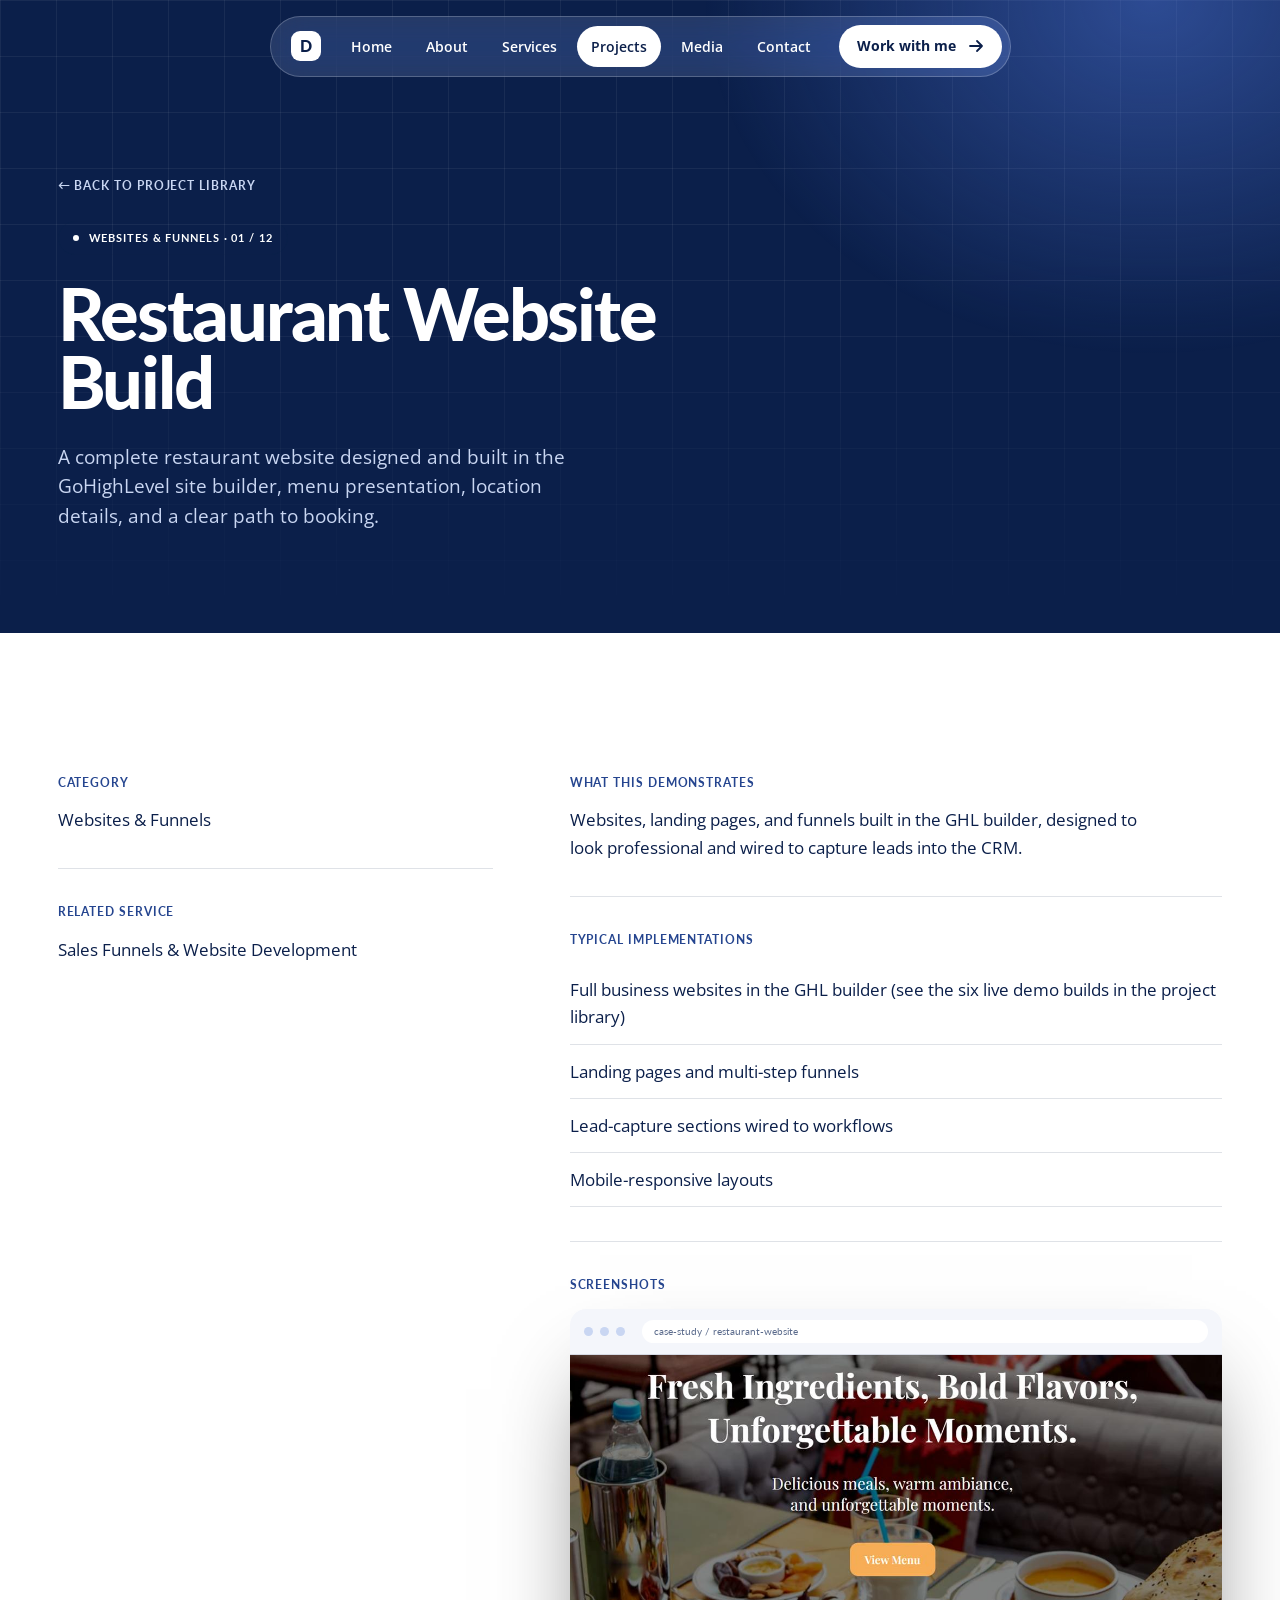
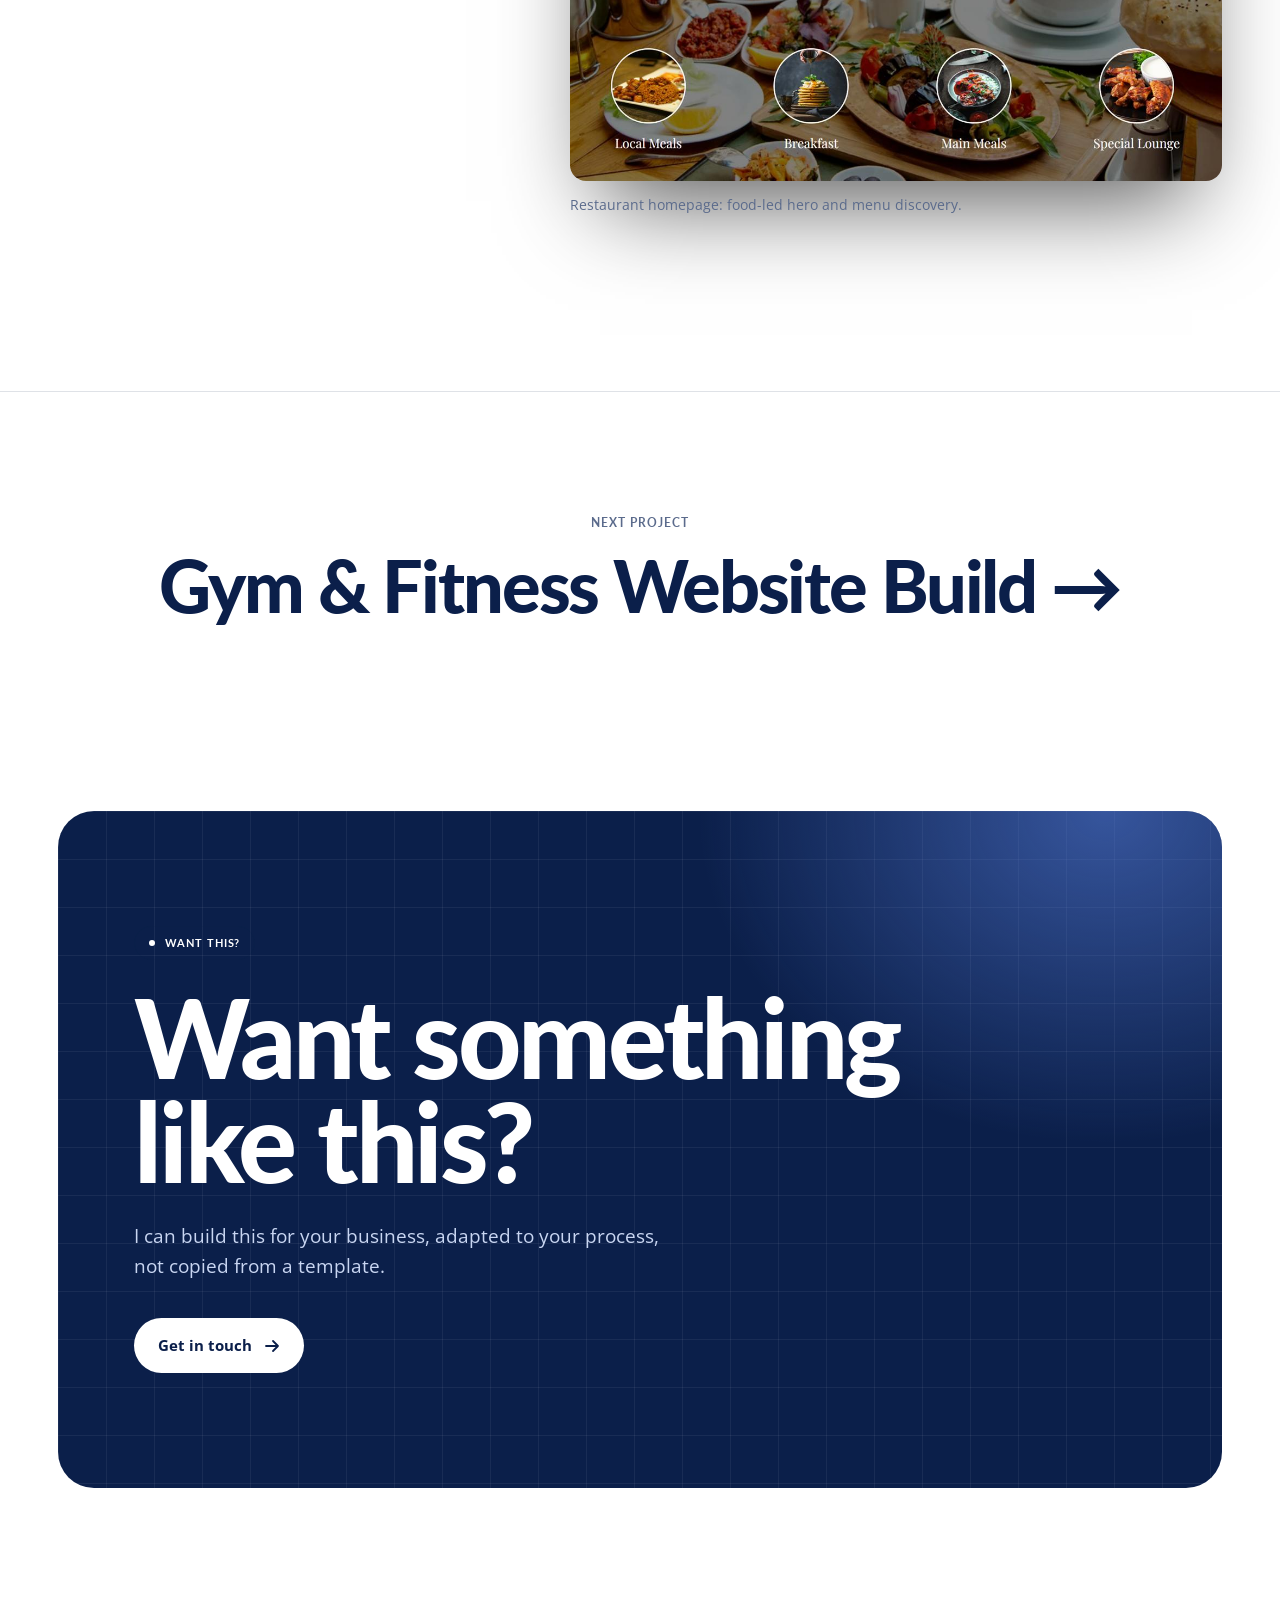
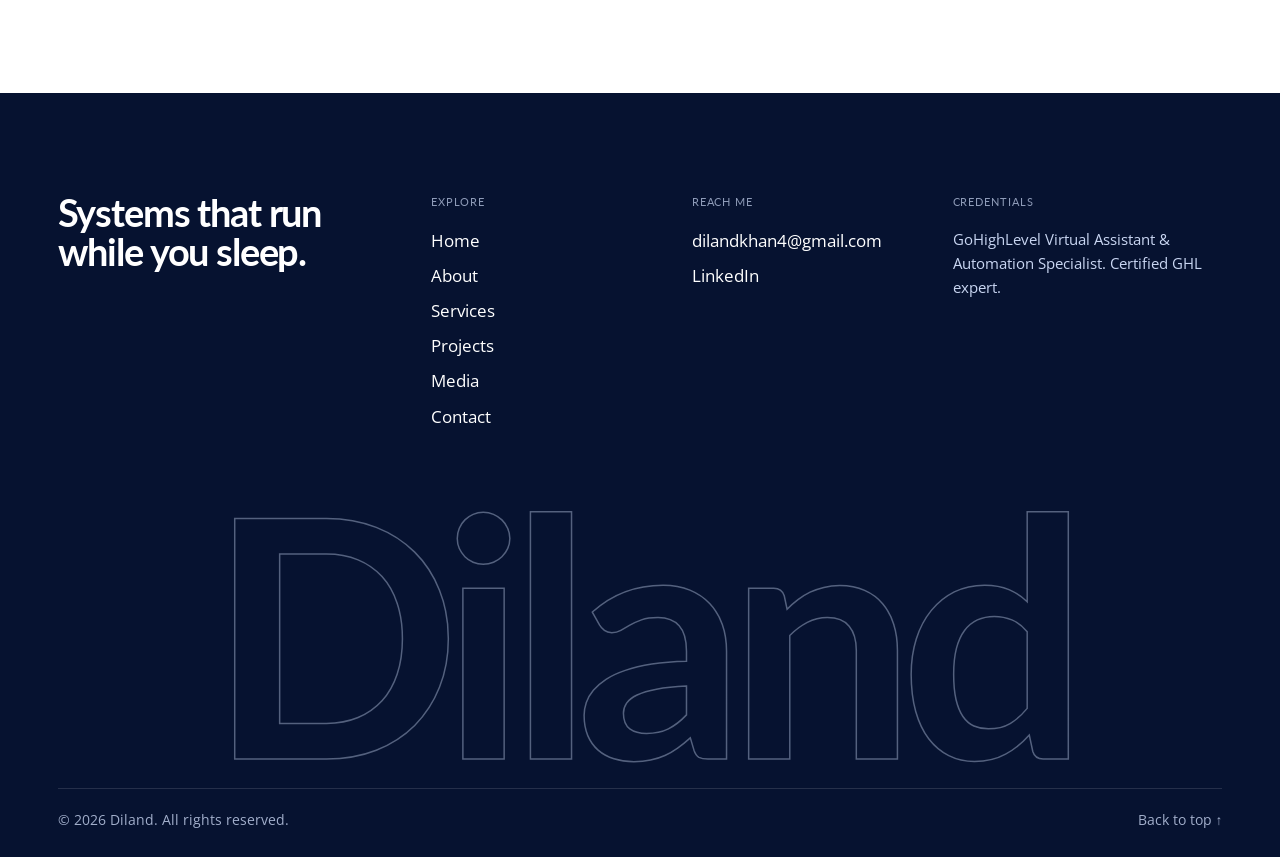
<file: project.html>
<!doctype html>
<html lang="en">
<head>
<meta charset="utf-8">
<meta name="viewport" content="width=device-width,initial-scale=1">
<title>Project, Diland</title>
<meta name="description" content="Case study.">
<meta name="theme-color" content="#0B1F4A">
<link rel="preconnect" href="https://fonts.googleapis.com"><link rel="preconnect" href="https://fonts.gstatic.com" crossorigin>
<link rel="stylesheet" href="css/style.css">
</head>
<body data-page="project" id="top">
<a class="skip" href="#main">Skip to content</a>
<header id="nav"></header>
<main id="main">
<section class="ph"><div class="wrap" id="pd-head"></div></section>
<section class="sec wrap"><div class="pd"><aside class="pd-s" id="pd-side"></aside><div id="pd-main"></div></div></section>
<a class="nextp" id="next" href="projects.html"></a>
<div style="height:clamp(40px,6vw,80px)"></div>
<div class="ctab-w"><section class="ctab"><span class="eyebrow">Want this?</span>
<h2 class="d d-xl" style="margin-top:24px">Want something like this?</h2>
<p class="lead">I can build this for your business, adapted to your process, not copied from a template.</p>
<a class="btn white" href="contact.html"><span>Get in touch</span><svg viewBox="0 0 16 16" fill="none" stroke="currentColor" stroke-width="1.8" stroke-linecap="round" stroke-linejoin="round"><path d="M2 8h12M9 3l5 5-5 5"/></svg></a></section></div>
</main>
<footer id="ft"></footer>
<script src="js/data.js"></script>
<script src="js/main.js"></script>
</body>
</html>
</file>
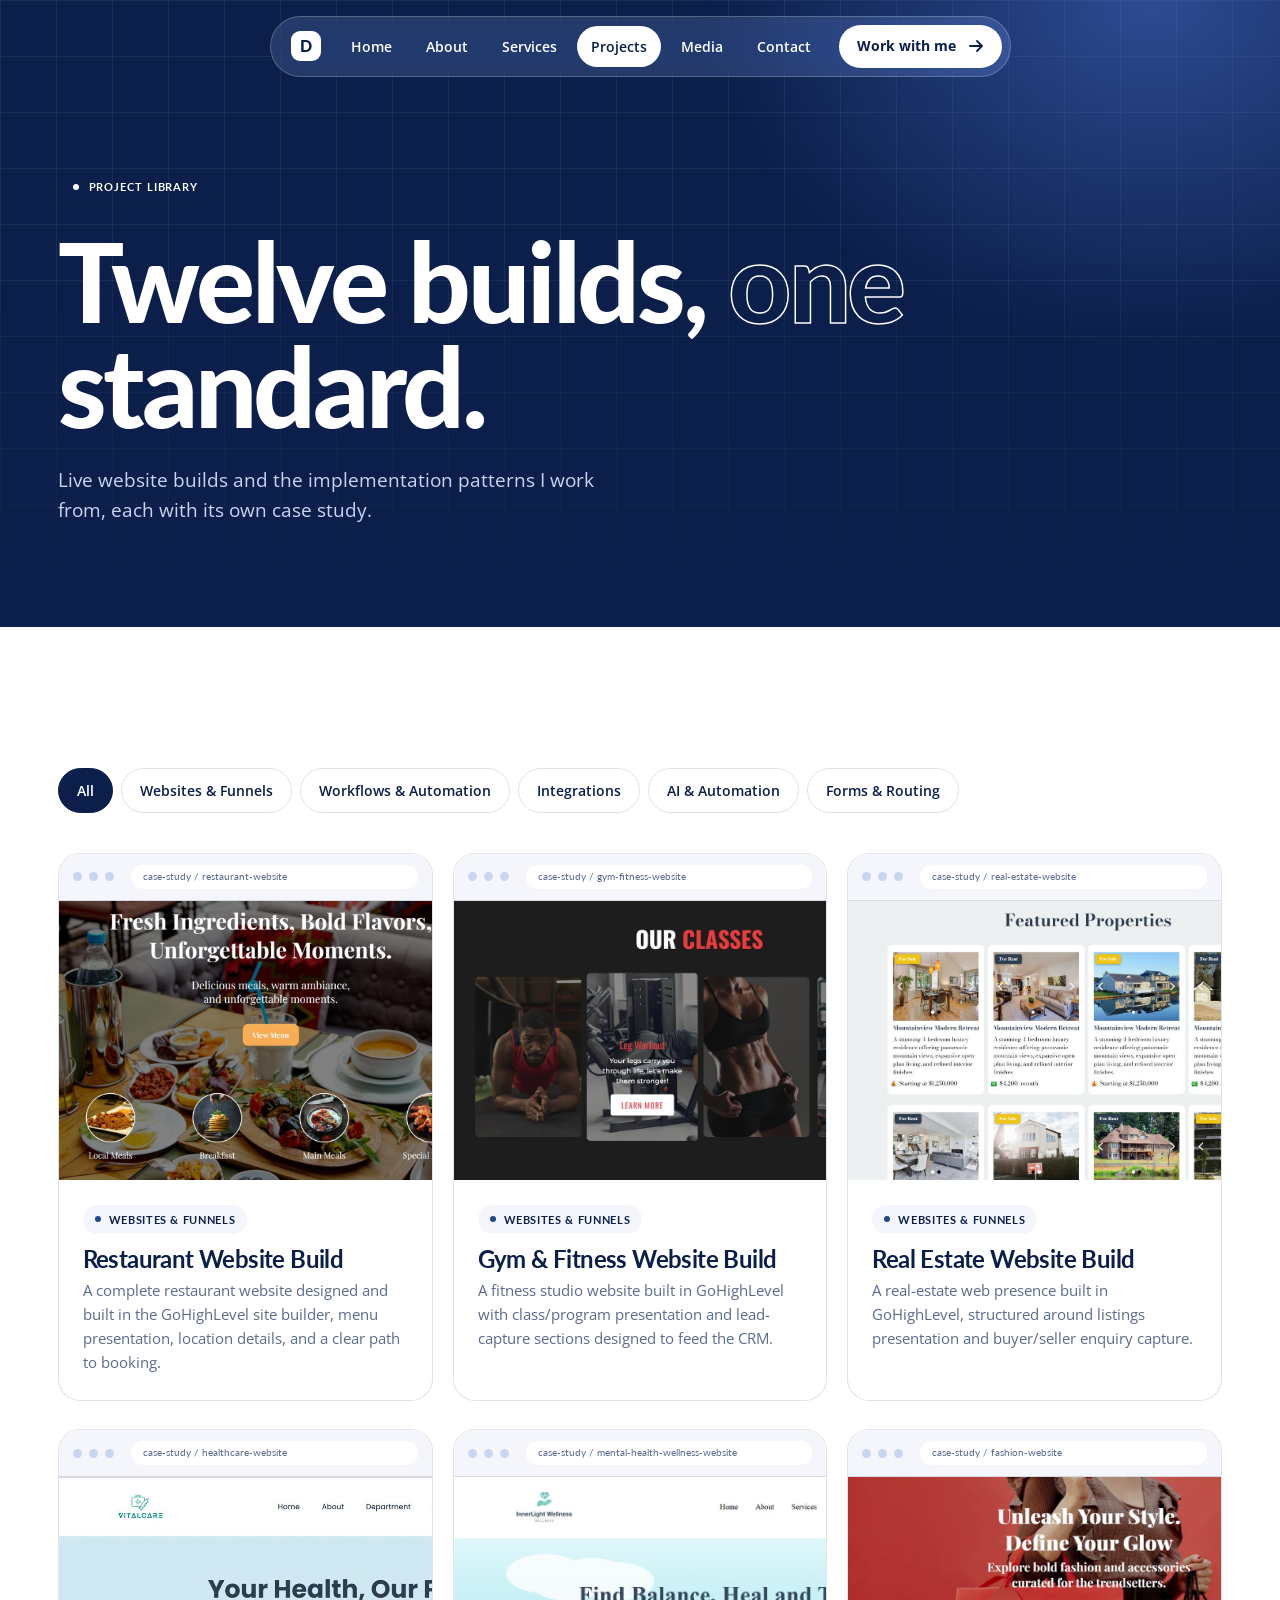
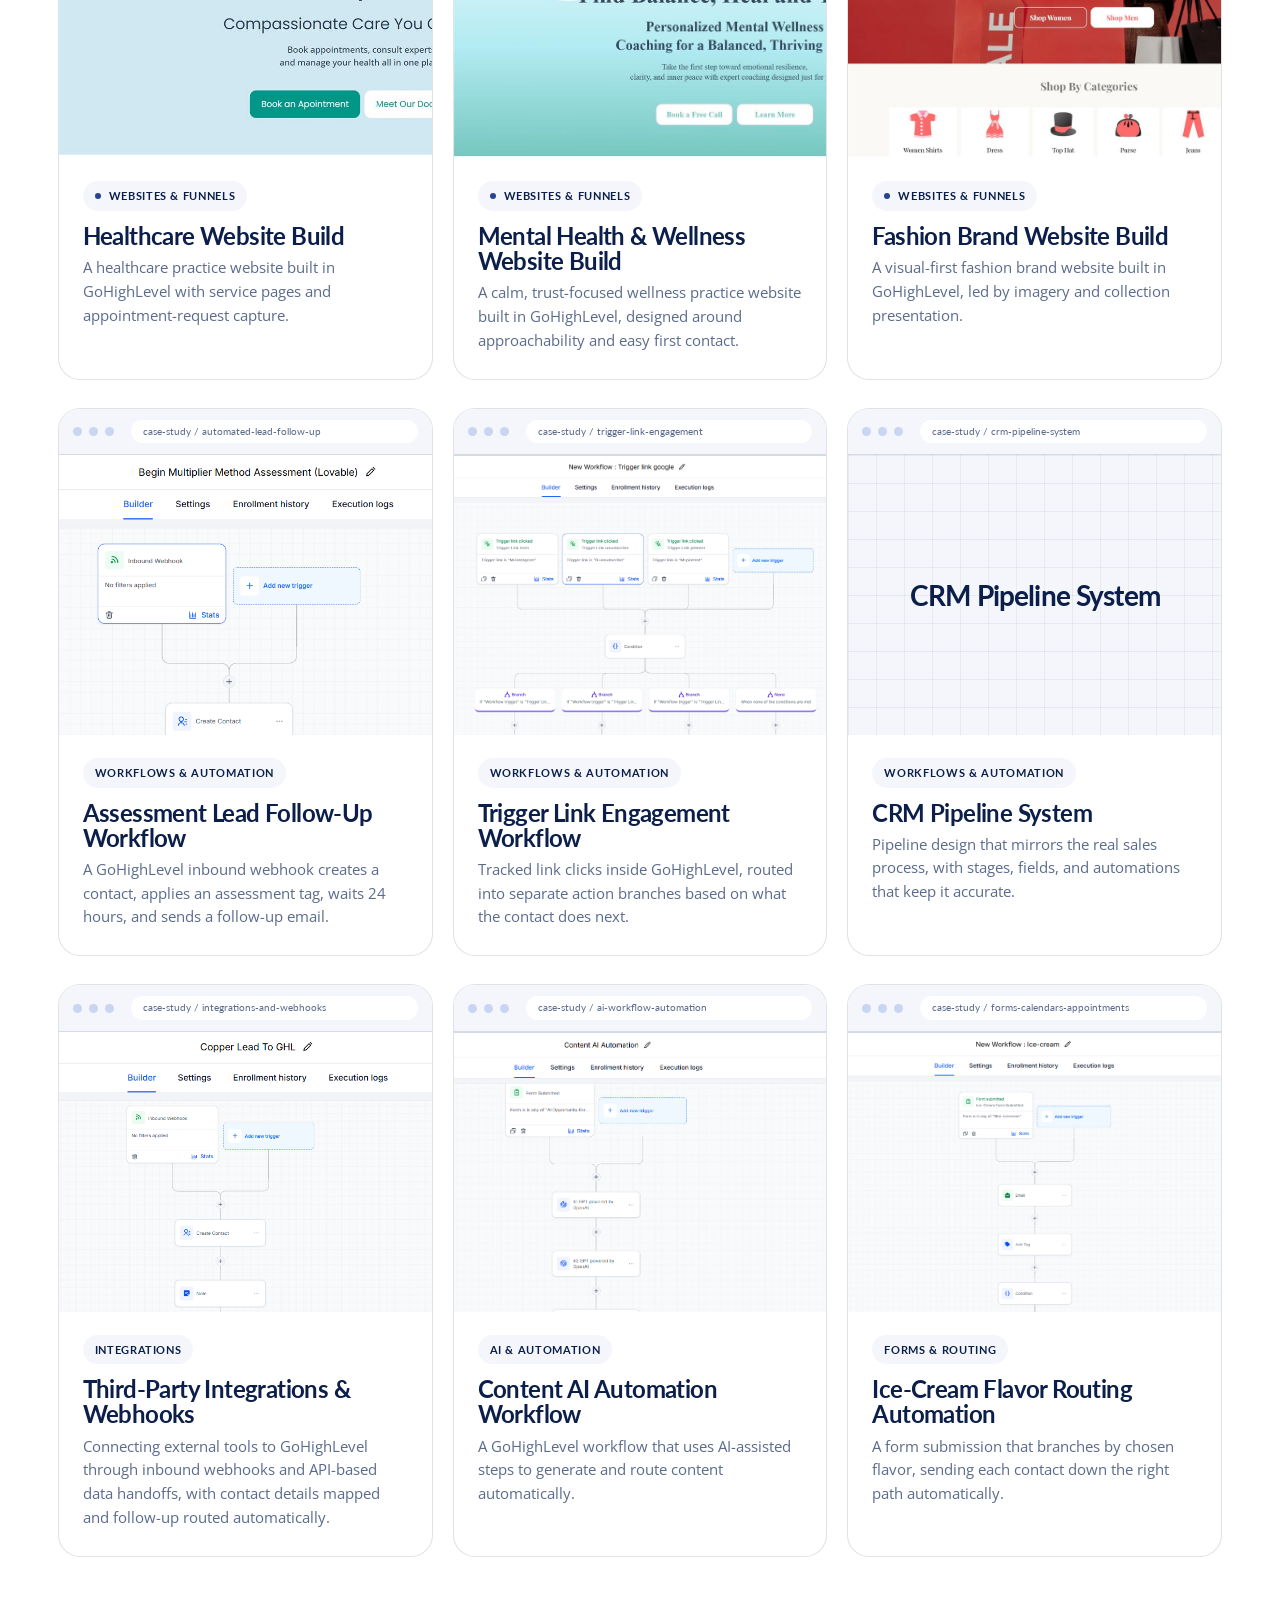
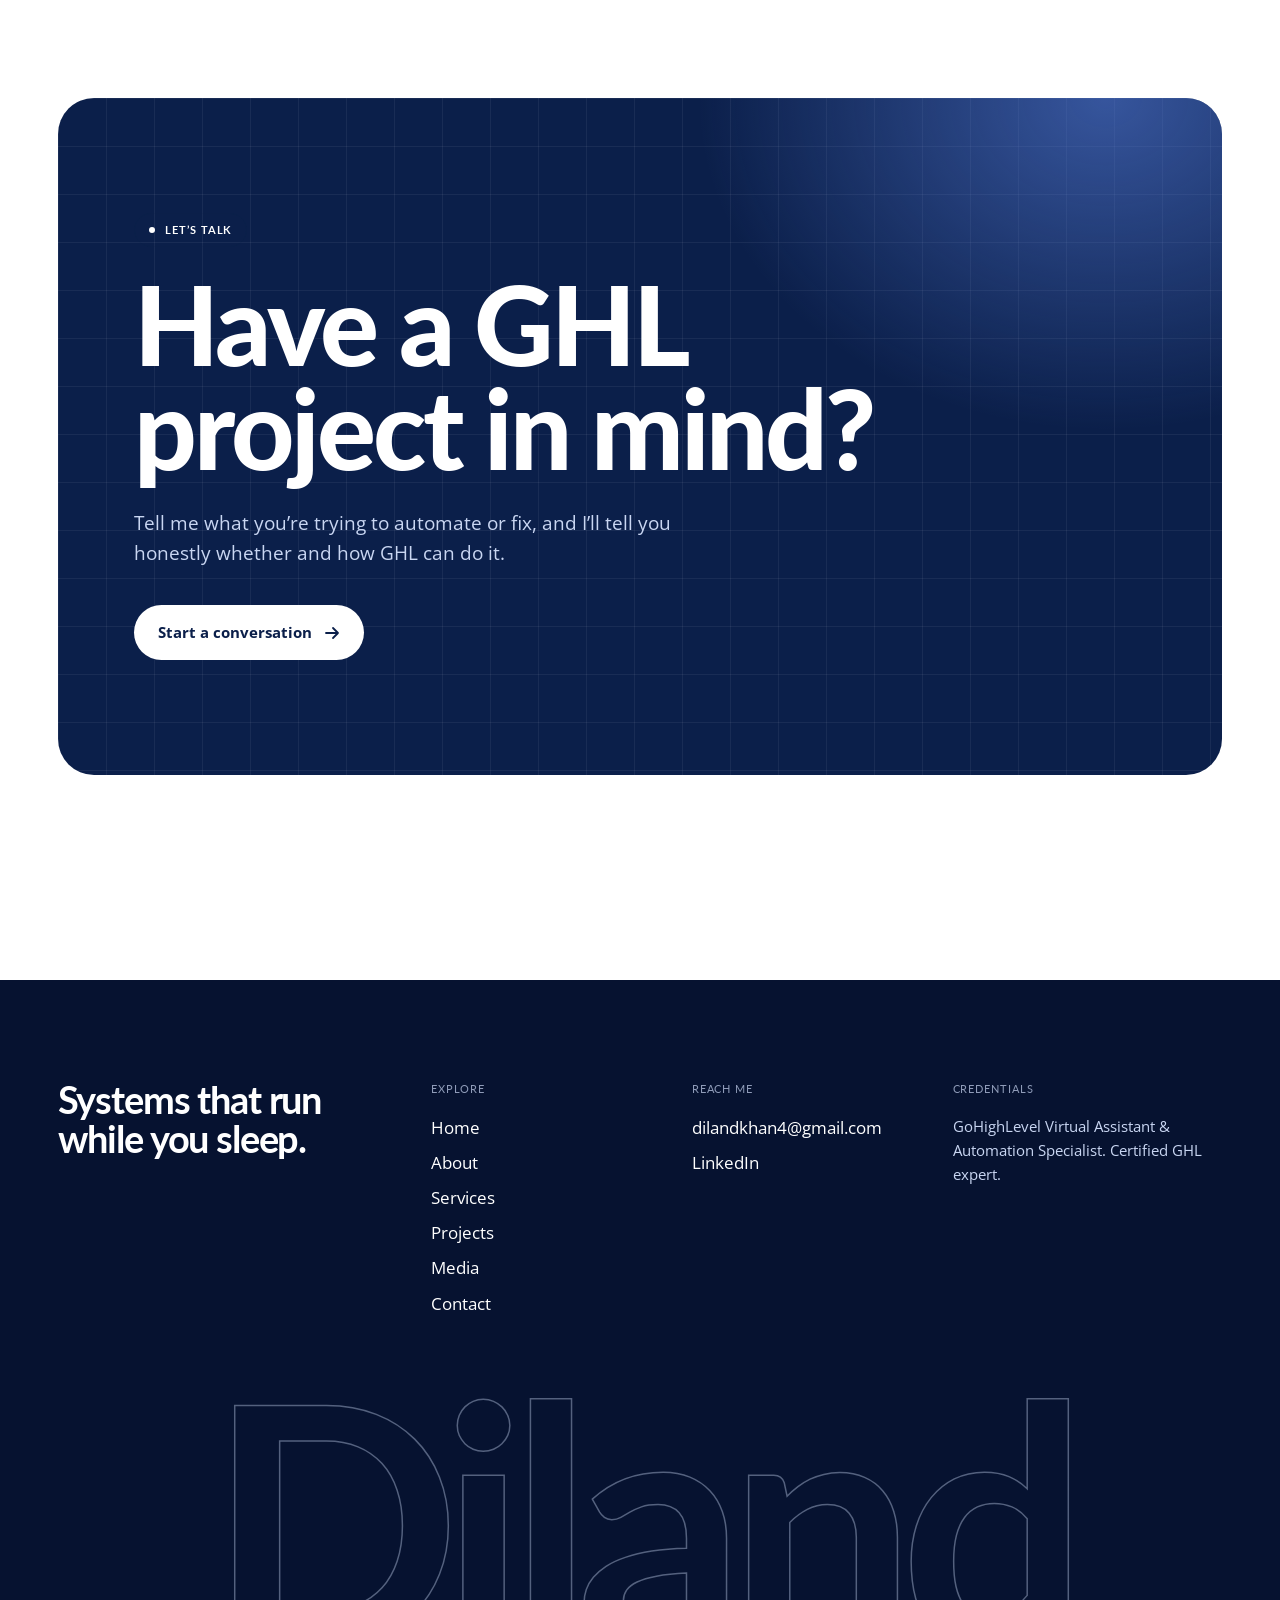
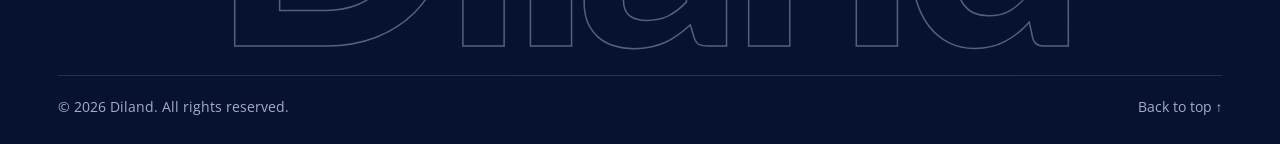
<file: projects.html>
<!doctype html>
<html lang="en">
<head>
<meta charset="utf-8">
<meta name="viewport" content="width=device-width,initial-scale=1">
<title>Project Library, Diland</title>
<meta name="description" content="Live website builds and the implementation patterns I work from.">
<meta name="theme-color" content="#0B1F4A">
<link rel="preconnect" href="https://fonts.googleapis.com"><link rel="preconnect" href="https://fonts.gstatic.com" crossorigin>
<link rel="stylesheet" href="css/style.css">
</head>
<body data-page="projects" id="top">
<a class="skip" href="#main">Skip to content</a>
<header id="nav"></header>
<main id="main">
<section class="ph"><div class="wrap"><span class="eyebrow">Project library</span>
<h1 class="d d-xl">Twelve builds, <span class="out">one</span> standard.</h1>
<p class="lead">Live website builds and the implementation patterns I work from, each with its own case study.</p></div></section>
<section class="sec wrap"><div class="fil" id="fil"></div><div class="pg" id="pg"></div></section>
<div class="ctab-w"><section class="ctab">
  <span class="eyebrow">Let’s talk</span>
  <h2 class="d d-xl" style="margin-top:24px">Have a GHL project in mind?</h2>
  <p class="lead">Tell me what you’re trying to automate or fix, and I’ll tell you honestly whether and how GHL can do it.</p>
  <a class="btn white" href="contact.html"><span>Start a conversation</span><svg viewBox="0 0 16 16" fill="none" stroke="currentColor" stroke-width="1.8" stroke-linecap="round" stroke-linejoin="round"><path d="M2 8h12M9 3l5 5-5 5"/></svg></a>
</section></div></main>
<footer id="ft"></footer>
<script src="js/data.js"></script>
<script src="js/main.js"></script>
</body>
</html>
</file>
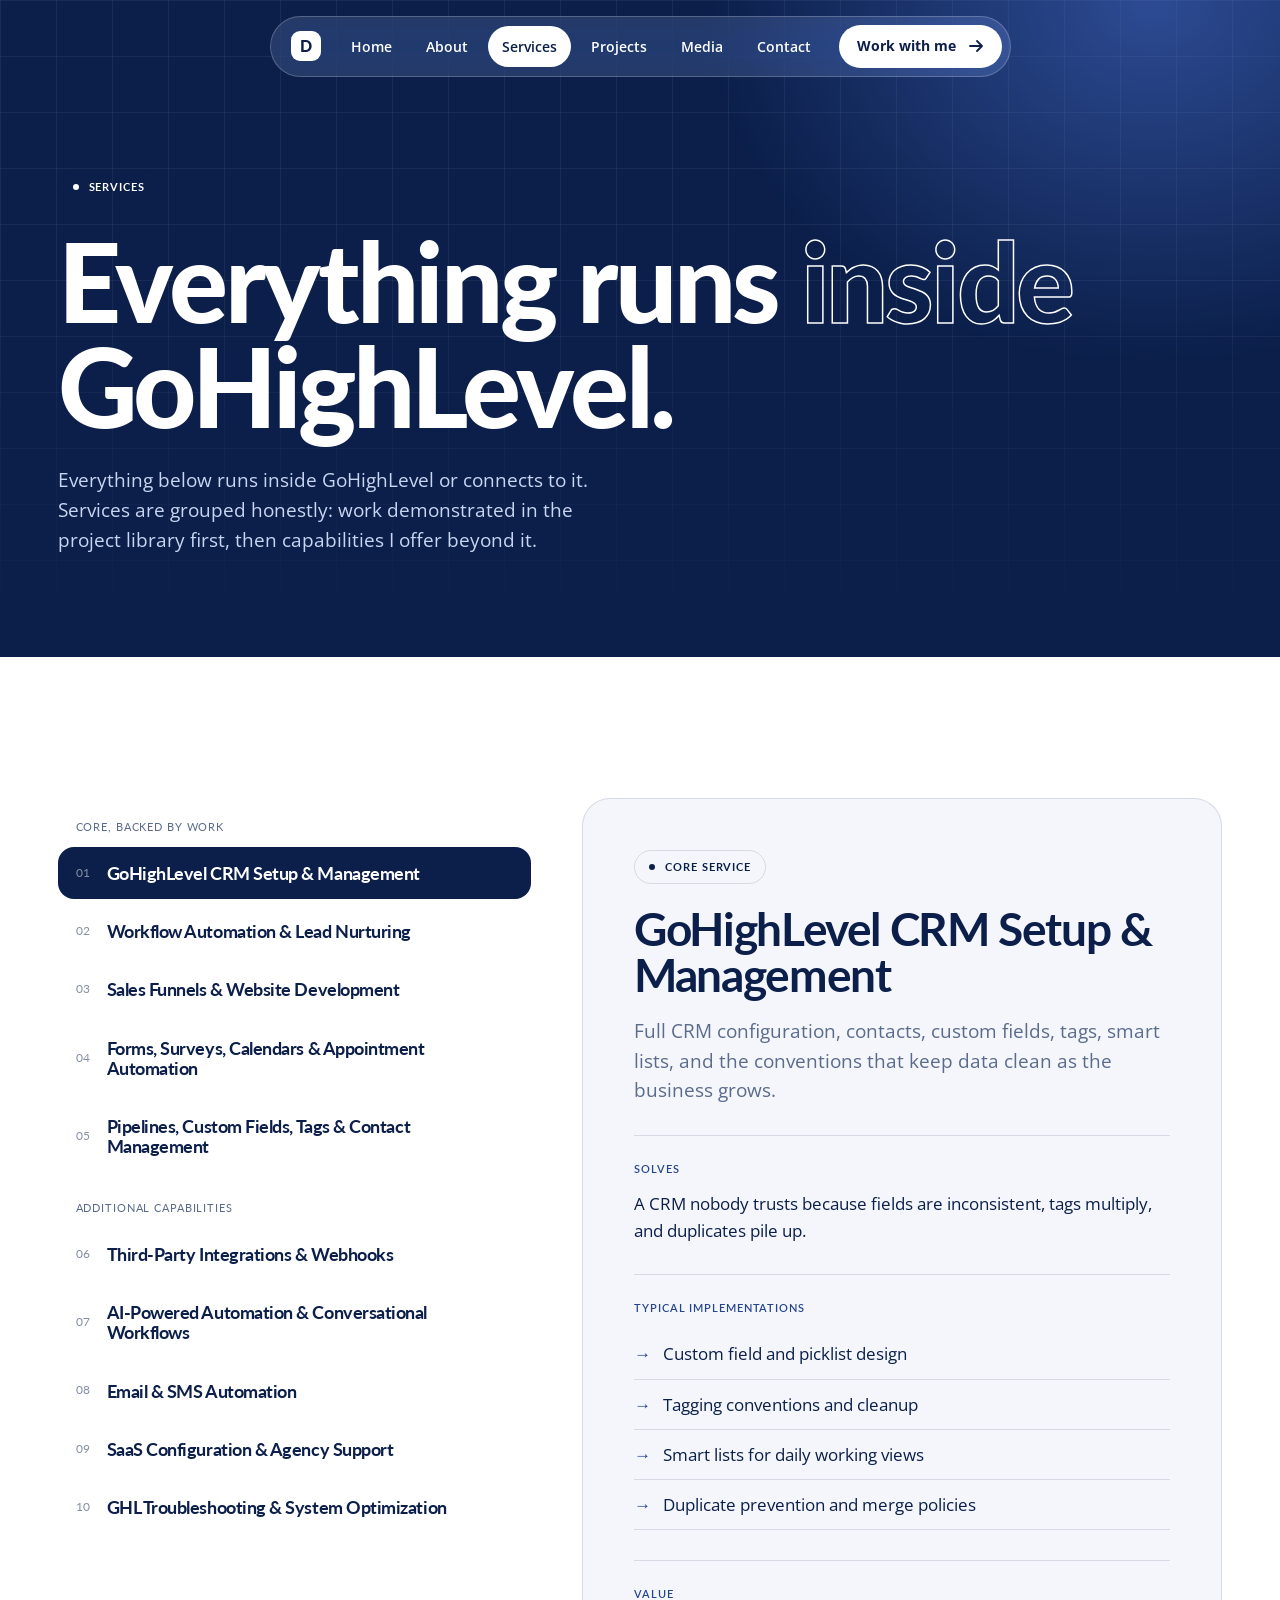
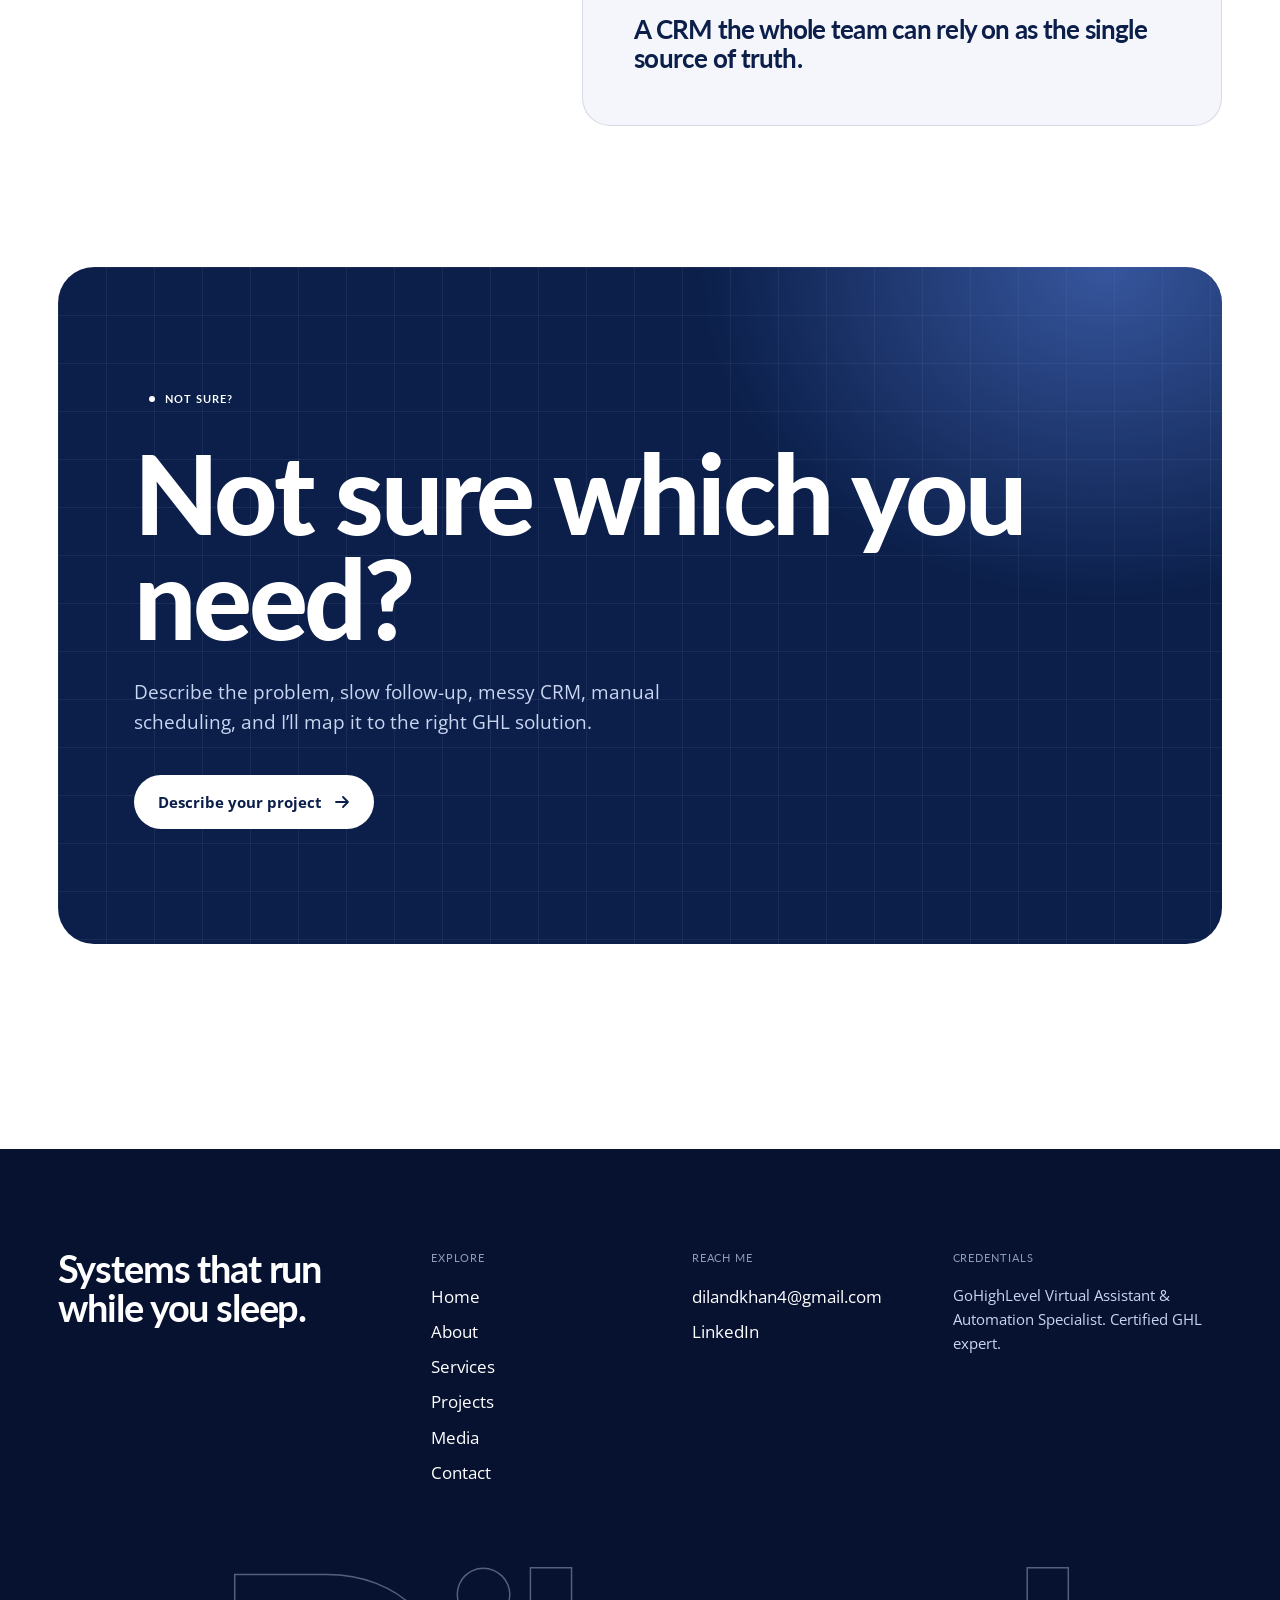
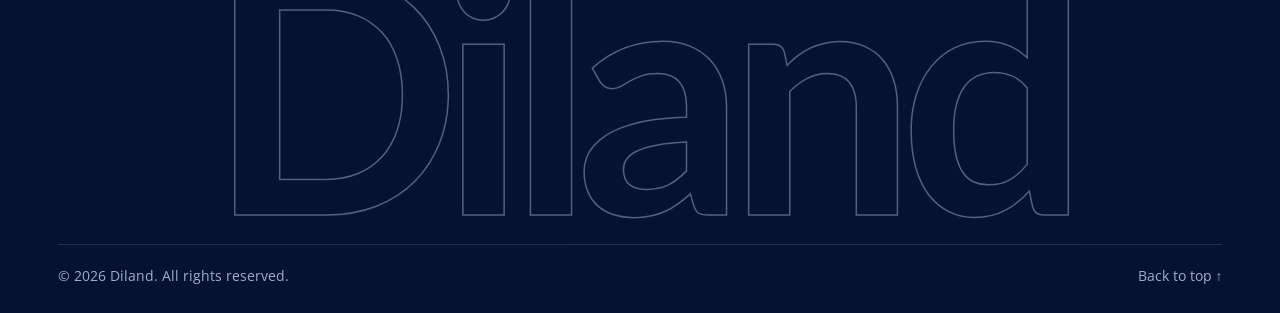
<file: services.html>
<!doctype html>
<html lang="en">
<head>
<meta charset="utf-8">
<meta name="viewport" content="width=device-width,initial-scale=1">
<title>Services, Diland</title>
<meta name="description" content="Everything runs inside GoHighLevel or connects to it.">
<meta name="theme-color" content="#0B1F4A">
<link rel="preconnect" href="https://fonts.googleapis.com"><link rel="preconnect" href="https://fonts.gstatic.com" crossorigin>
<link rel="stylesheet" href="css/style.css">
</head>
<body data-page="services" id="top">
<a class="skip" href="#main">Skip to content</a>
<header id="nav"></header>
<main id="main">
<section class="ph"><div class="wrap"><span class="eyebrow">Services</span>
<h1 class="d d-xl">Everything runs <span class="out">inside</span> GoHighLevel.</h1>
<p class="lead">Everything below runs inside GoHighLevel or connects to it. Services are grouped honestly: work demonstrated in the project library first, then capabilities I offer beyond it.</p></div></section>
<section class="sec wrap"><div class="tabs"><div class="tablist" id="tablist" role="tablist"></div><div id="panels"></div></div></section>
<div class="ctab-w"><section class="ctab"><span class="eyebrow">Not sure?</span>
<h2 class="d d-xl" style="margin-top:24px">Not sure which you need?</h2>
<p class="lead">Describe the problem, slow follow-up, messy CRM, manual scheduling, and I’ll map it to the right GHL solution.</p>
<a class="btn white" href="contact.html"><span>Describe your project</span><svg viewBox="0 0 16 16" fill="none" stroke="currentColor" stroke-width="1.8" stroke-linecap="round" stroke-linejoin="round"><path d="M2 8h12M9 3l5 5-5 5"/></svg></a></section></div>
</main>
<footer id="ft"></footer>
<script src="js/data.js"></script>
<script src="js/main.js"></script>
</body>
</html>
</file>
<file: css/style.css>
/* ============ Diland - Navy & White system ============ */
@import url('https://fonts.googleapis.com/css2?family=Lato:wght@400;700;900&family=Open+Sans:wght@400;500;600;700&display=swap');

:root{
  --navy:#0B1F4A; --navy-d:#061230; --navy-l:#16306B; --navy-m:#25458F;
  --white:#FFFFFF; --paper:#F4F6FB; --tint:#C9D6F2;
  --mute:#5B6B8C; --line:rgba(11,31,74,.13); --line-d:rgba(255,255,255,.16);
  --disp:'Lato','Helvetica Neue',Arial,sans-serif;
  --sans:'Open Sans','Helvetica Neue',Arial,sans-serif;
  --mono:'Lato','Helvetica Neue',Arial,sans-serif;
  --pad:clamp(20px,4.5vw,72px);
  --ease:cubic-bezier(.22,1,.36,1);
  --r:22px;
}
*,*::before,*::after{box-sizing:border-box;margin:0;padding:0}
html{scroll-behavior:smooth;-webkit-text-size-adjust:100%}
@view-transition{navigation:auto}
body{background:var(--white);color:var(--navy);font-family:var(--sans);font-size:17px;line-height:1.6;overflow-x:hidden;-webkit-font-smoothing:antialiased}
::selection{background:var(--navy);color:var(--white)}
img{display:block;max-width:100%}
a{color:inherit;text-decoration:none}
ul{list-style:none}
button{font:inherit;color:inherit;background:none;border:0;cursor:pointer}
:focus-visible{outline:2px solid var(--navy-m);outline-offset:3px}
.skip{position:absolute;left:-999px;top:8px;background:var(--navy);color:#fff;padding:10px 16px;z-index:300}.skip:focus{left:8px}

.wrap{padding-inline:var(--pad);max-width:1600px;margin-inline:auto}
.d{font-family:var(--disp);font-weight:700;letter-spacing:-.03em;line-height:.95}
.d-xl{font-size:clamp(3.2rem,8.6vw,8.6rem)}
.d-lg{font-size:clamp(2.4rem,5.6vw,5.2rem)}
.d-md{font-size:clamp(1.8rem,3.4vw,3rem);line-height:1.02}
.out{color:transparent;-webkit-text-stroke:1.5px currentColor}
.mono{font-family:var(--mono);font-size:.72rem;letter-spacing:.08em;text-transform:uppercase}
.lead{font-size:clamp(1.08rem,1.5vw,1.3rem);line-height:1.55;max-width:50ch}
.mute{color:var(--mute)}
.on-dark{color:var(--white)}
.eyebrow{display:inline-flex;align-items:center;gap:10px;padding:7px 14px;border-radius:999px;border:1px solid var(--line);font-family:var(--mono);font-size:.7rem;letter-spacing:.08em;text-transform:uppercase}
.eyebrow::before{content:"";width:6px;height:6px;border-radius:50%;background:currentColor}
.dark .eyebrow,.hero .eyebrow{border-color:var(--line-d)}

/* reveal */
[data-r]{opacity:0;transform:translateY(28px);filter:blur(6px);transition:opacity .9s var(--ease),transform .9s var(--ease),filter .9s var(--ease);transition-delay:var(--d,0ms)}
[data-r].in{opacity:1;transform:none;filter:none}

/* nav pill */
.nav-w{position:fixed;top:16px;left:0;right:0;z-index:200;display:flex;justify-content:center;padding-inline:16px;pointer-events:none;transition:transform .6s var(--ease)}
.nav-w.hide{transform:translateY(-140%)}
.nav{pointer-events:auto;display:flex;align-items:center;gap:6px;padding:8px 8px 8px 20px;border-radius:999px;background:rgba(255,255,255,.12);backdrop-filter:blur(18px) saturate(1.4);-webkit-backdrop-filter:blur(18px) saturate(1.4);border:1px solid rgba(255,255,255,.22);color:#fff;transition:background .4s,color .4s,border-color .4s,box-shadow .4s}
.nav.solid{background:rgba(255,255,255,.86);color:var(--navy);border-color:var(--line);box-shadow:0 10px 40px -12px rgba(11,31,74,.28)}
.logo{display:flex;align-items:center;gap:10px;font-family:var(--disp);font-weight:900;font-size:1.25rem;margin-right:10px}
.logo i{width:30px;height:30px;border-radius:9px;background:#fff;color:var(--navy);display:grid;place-items:center;font-style:normal;font-size:1rem;transition:.4s}
.nav.solid .logo i{background:var(--navy);color:#fff}
.nav a.l{position:relative;padding:9px 14px;border-radius:999px;font-size:.9rem;font-weight:600;transition:background .3s}
.nav a.l:hover{background:rgba(255,255,255,.16)}
.nav.solid a.l:hover{background:var(--paper)}
.nav a.l.on{background:#fff;color:var(--navy)}
.nav.solid a.l.on{background:var(--navy);color:#fff}
.nav .btn{margin-left:8px;padding:10px 18px;font-size:.88rem}
.burger{display:none;width:42px;height:42px;border-radius:50%;position:relative;margin-left:6px}
.burger i{position:absolute;left:12px;right:12px;height:1.5px;background:currentColor;transition:.4s var(--ease)}
.burger i:nth-child(1){top:16px}.burger i:nth-child(2){top:24px}
.menu-open .burger i:nth-child(1){top:20px;transform:rotate(45deg)}
.menu-open .burger i:nth-child(2){top:20px;transform:rotate(-45deg)}

/* buttons */
.btn{display:inline-flex;align-items:center;gap:12px;padding:15px 24px;border-radius:999px;background:var(--navy);color:#fff;font-weight:700;font-size:.95rem;position:relative;overflow:hidden;isolation:isolate;white-space:nowrap;transition:transform .4s var(--ease),box-shadow .4s}
.btn::after{content:"";position:absolute;inset:0;background:var(--navy-m);transform:translateX(-101%);transition:transform .5s var(--ease);z-index:-1}
.btn:hover::after{transform:none}
.btn svg{width:16px;height:16px;transition:transform .4s var(--ease)}
.btn:hover svg{transform:translateX(4px)}
.btn.white{background:#fff;color:var(--navy)}
.btn.white::after{background:var(--tint)}
.btn.line{background:transparent;color:inherit;box-shadow:inset 0 0 0 1.5px currentColor}
.btn.line::after{background:rgba(255,255,255,.14)}
.light .btn.line::after,.btn.line.d-on::after{background:var(--paper)}
.nav.solid .btn{background:var(--navy);color:#fff}
.nav:not(.solid) .btn{background:#fff;color:var(--navy)}
.nav:not(.solid) .btn::after{background:var(--tint)}

/* hero */
.dark{background:var(--navy);color:#fff}
.hero{position:relative;background:var(--navy);color:#fff;overflow:hidden;padding:150px 0 0;isolation:isolate}
.hero::before{content:"";position:absolute;inset:0;z-index:-2;background:
  radial-gradient(60% 55% at 85% 20%,rgba(66,105,200,.5),transparent 70%),
  radial-gradient(45% 40% at 5% 95%,rgba(37,69,143,.55),transparent 70%),var(--navy)}
.hero::after{content:"";position:absolute;inset:0;z-index:-1;opacity:.55;
  background-image:linear-gradient(rgba(255,255,255,.07) 1px,transparent 1px),linear-gradient(90deg,rgba(255,255,255,.07) 1px,transparent 1px);background-size:64px 64px;
  -webkit-mask-image:radial-gradient(70% 70% at 60% 40%,#000,transparent);mask-image:radial-gradient(70% 70% at 60% 40%,#000,transparent)}
.hero-grid{display:grid;grid-template-columns:1.1fr .9fr;gap:clamp(30px,5vw,80px);align-items:center;padding-bottom:clamp(60px,8vw,110px)}
.hero h1{margin:26px 0 30px}
.hero .lead{color:var(--tint)}
.cta-row{display:flex;gap:12px;flex-wrap:wrap;margin-top:36px}
.badges{display:flex;gap:10px;flex-wrap:wrap;margin-top:44px}
.badges span{display:inline-flex;align-items:center;gap:8px;padding:8px 14px;border-radius:12px;background:rgba(255,255,255,.08);border:1px solid var(--line-d);font-size:.85rem;color:var(--tint)}
.badges b{color:#fff;font-weight:700}

.stage{position:relative;perspective:1400px}
.tilt{transform-style:preserve-3d;transition:transform .5s var(--ease);will-change:transform}
.win{background:#fff;border-radius:16px;overflow:hidden;box-shadow:0 50px 90px -30px rgba(0,0,0,.65),0 0 0 1px rgba(255,255,255,.2);color:var(--navy)}
.win-bar{display:flex;align-items:center;gap:7px;padding:11px 14px;background:var(--paper);border-bottom:1px solid var(--line)}
.win-bar i{width:9px;height:9px;border-radius:50%;background:var(--tint)}
.win-bar span{margin-left:10px;flex:1;padding:4px 12px;border-radius:999px;background:#fff;font-family:var(--mono);font-size:.62rem;color:var(--mute);white-space:nowrap;overflow:hidden;text-overflow:ellipsis}
.win-body{position:relative;background:var(--paper);aspect-ratio:16/11;overflow:hidden}
.win-body img{width:100%;height:100%;object-fit:cover;object-position:left top;transition:transform 1.4s var(--ease)}
.win-body.noimg img{display:none}
.win-body.noimg::after{content:attr(data-label);position:absolute;inset:0;display:grid;place-items:center;text-align:center;padding:24px;font-family:var(--disp);font-weight:700;letter-spacing:-.03em;font-size:clamp(1.3rem,2.2vw,2rem);color:var(--navy);background:
  linear-gradient(rgba(11,31,74,.06) 1px,transparent 1px) 0 0/28px 28px,linear-gradient(90deg,rgba(11,31,74,.06) 1px,transparent 1px) 0 0/28px 28px,var(--paper)}
.fchip{position:absolute;padding:10px 14px;border-radius:12px;background:#fff;color:var(--navy);font-size:.82rem;font-weight:700;display:flex;align-items:center;gap:10px;box-shadow:0 20px 40px -14px rgba(0,0,0,.5);animation:fl 6s ease-in-out infinite;transform:translateZ(60px)}
.fchip i{width:22px;height:22px;border-radius:7px;background:var(--navy);display:grid;place-items:center;color:#fff;font-style:normal;font-size:.7rem}
.fchip.a{left:-6%;top:12%}
.fchip.b{right:-4%;top:46%;animation-delay:-2s}
.fchip.c{left:8%;bottom:-6%;animation-delay:-4s}
@keyframes fl{50%{translate:0 -12px}}

/* ticker */
.tick{overflow:hidden;border-block:1px solid var(--line-d);background:var(--navy-d);color:#fff;padding:18px 0}
.tick-t{display:flex;width:max-content;animation:tk 40s linear infinite}
.tick:hover .tick-t{animation-play-state:paused}
.tick span{font-family:var(--disp);font-weight:700;letter-spacing:-.03em;font-size:clamp(1.3rem,2.4vw,2rem);padding-inline:28px;display:flex;align-items:center;gap:56px;white-space:nowrap;color:var(--tint)}
.tick span::after{content:"";width:8px;height:8px;border-radius:2px;background:#fff;rotate:45deg}
.tick span:nth-child(even){color:transparent;-webkit-text-stroke:1px var(--tint)}
@keyframes tk{to{transform:translateX(-50%)}}

/* stats */
.stats{display:grid;grid-template-columns:repeat(4,1fr);border-bottom:1px solid var(--line)}
.stat{padding:clamp(28px,4vw,56px) clamp(16px,2vw,32px);border-right:1px solid var(--line)}
.stat:last-child{border:0}
.stat b{display:block;font-family:var(--disp);font-weight:700;font-size:clamp(2.8rem,6vw,5.4rem);letter-spacing:-.05em;line-height:1}
.stat span{display:block;margin-top:10px;color:var(--mute);font-size:.95rem}

/* section heads */
.sec{padding-block:clamp(80px,11vw,160px)}
.paper{background:var(--paper)}
.sec-hd{display:flex;justify-content:space-between;align-items:end;gap:30px;flex-wrap:wrap;margin-bottom:clamp(40px,6vw,80px)}
.sec-hd .eyebrow{margin-bottom:22px}
.sec-hd .lead{max-width:36ch}

/* stacked cards */
.stack{display:grid;gap:0;padding-bottom:40px}
.scard{position:sticky;top:calc(96px + var(--i)*22px);margin-bottom:34px;border-radius:28px;background:#fff;border:1px solid var(--line);box-shadow:0 30px 70px -40px rgba(11,31,74,.45);display:grid;grid-template-columns:1.15fr 1fr;overflow:hidden;min-height:min(560px,70vh)}
.scard .media{background:var(--navy);padding:clamp(22px,3.4vw,52px);display:flex;align-items:center;position:relative;overflow:hidden}
.scard .media::before{content:"";position:absolute;inset:0;background:radial-gradient(70% 70% at 80% 10%,rgba(86,126,220,.45),transparent 65%),linear-gradient(rgba(255,255,255,.06) 1px,transparent 1px) 0 0/40px 40px,linear-gradient(90deg,rgba(255,255,255,.06) 1px,transparent 1px) 0 0/40px 40px}
.scard .win{position:relative;width:100%;transform:rotate(-1.4deg);transition:transform .8s var(--ease)}
.scard:hover .win{transform:rotate(0) scale(1.02)}
.scard:hover .win-body img{transform:scale(1.05)}
.scard .txt{padding:clamp(26px,4vw,64px);display:flex;flex-direction:column;justify-content:space-between;gap:30px}
.scard .num{font-family:var(--disp);font-weight:700;font-size:clamp(4rem,9vw,8rem);line-height:.8;letter-spacing:-.04em;color:transparent;-webkit-text-stroke:1.5px var(--navy)}
.scard h3{font-family:var(--disp);font-weight:700;letter-spacing:-.03em;line-height:1;font-size:clamp(1.9rem,3.2vw,3rem);margin:18px 0 16px}
.scard p{color:var(--mute);max-width:40ch}
.chip{display:inline-flex;align-items:center;gap:8px;padding:6px 12px;border-radius:999px;background:var(--paper);font-family:var(--mono);font-size:.68rem;letter-spacing:.06em;text-transform:uppercase}
.chip.live::before{content:"";width:6px;height:6px;border-radius:50%;background:var(--navy-m);animation:pl 1.8s infinite}
@keyframes pl{50%{opacity:.2}}
.arrow-link{display:inline-flex;align-items:center;gap:12px;font-weight:700;border-bottom:1.5px solid var(--navy);padding-bottom:4px;align-self:flex-start;transition:gap .4s var(--ease)}
.arrow-link:hover{gap:20px}

/* workflow bento */
.bento{display:grid;grid-template-columns:repeat(6,1fr);gap:16px}
.bc{position:relative;padding:clamp(22px,2.4vw,34px);border-radius:var(--r);background:#fff;border:1px solid var(--line);display:flex;flex-direction:column;justify-content:space-between;gap:34px;min-height:260px;overflow:hidden;transition:transform .6s var(--ease),background .5s,color .5s,border-color .5s}
.bc:hover{transform:translateY(-6px);background:var(--navy);color:#fff;border-color:var(--navy)}
.bc:hover p,.bc:hover .mono{color:var(--tint)}
.bc .mono{color:var(--mute);transition:color .5s}
.bc h3{font-family:var(--disp);font-weight:700;letter-spacing:-.025em;line-height:1.02;font-size:clamp(1.4rem,2vw,2rem);margin-bottom:12px}
.bc p{color:var(--mute);font-size:.95rem;transition:color .5s}
.bc .go{position:absolute;right:20px;top:20px;width:42px;height:42px;border-radius:50%;border:1px solid currentColor;display:grid;place-items:center;transition:rotate .5s var(--ease),background .4s,color .4s}
.bc:hover .go{rotate:-45deg;background:#fff;color:var(--navy)}
.bc.w2{grid-column:span 2}.bc.w3{grid-column:span 3}.bc.w4{grid-column:span 4}
.bc.feat{background:var(--navy);color:#fff;border-color:var(--navy)}
.bc.feat p,.bc.feat .mono{color:var(--tint)}
.bc.feat:hover{background:var(--navy-m)}
.bc.feat .go{color:#fff}

/* services bento */
.svcs{display:grid;grid-template-columns:repeat(12,1fr);gap:16px}
.sv{grid-column:span 4;position:relative;padding:clamp(24px,2.6vw,38px);border-radius:var(--r);background:#fff;border:1px solid var(--line);display:flex;flex-direction:column;gap:18px;min-height:300px;overflow:hidden;transition:transform .6s var(--ease),box-shadow .6s}
.sv:hover{transform:translateY(-6px);box-shadow:0 30px 60px -30px rgba(11,31,74,.4)}
.sv:nth-child(1){grid-column:span 6;background:var(--navy);color:#fff;border-color:var(--navy)}
.sv:nth-child(2){grid-column:span 6}
.sv:nth-child(1) p,.sv:nth-child(1) .mono{color:var(--tint)}
.sv .ic{width:46px;height:46px;border-radius:14px;background:var(--paper);display:grid;place-items:center;font-family:var(--mono);font-size:.78rem;font-weight:600}
.sv:nth-child(1) .ic{background:rgba(255,255,255,.12)}
.sv h3{font-family:var(--disp);font-weight:700;letter-spacing:-.025em;line-height:1.02;font-size:clamp(1.4rem,2vw,2rem)}
.sv p{color:var(--mute);font-size:.97rem}

/* process */
.proc{display:grid;grid-template-columns:.8fr 1.2fr;gap:clamp(30px,6vw,110px)}
.proc-l{position:sticky;top:120px;align-self:start}
.tl{position:relative;padding-left:56px}
.tl::before{content:"";position:absolute;left:19px;top:8px;bottom:8px;width:2px;background:var(--line-d)}
.tl-fill{position:absolute;left:19px;top:8px;width:2px;background:#fff;height:0;box-shadow:0 0 14px #fff}
.tstep{position:relative;padding-bottom:64px}
.tstep:last-child{padding-bottom:0}
.tstep .nd{position:absolute;left:-56px;top:0;width:40px;height:40px;border-radius:50%;background:var(--navy);border:2px solid var(--line-d);display:grid;place-items:center;font-family:var(--mono);font-size:.78rem;transition:.5s var(--ease)}
.tstep.in .nd{background:#fff;color:var(--navy);border-color:#fff}
.tstep h3{font-family:var(--disp);font-weight:700;letter-spacing:-.03em;font-size:clamp(1.7rem,2.8vw,2.6rem);line-height:1;margin-bottom:14px}
.tstep p{color:var(--tint);max-width:48ch}

/* cta */
.ctab{margin:0 var(--pad) clamp(60px,8vw,110px);border-radius:36px;background:var(--navy);color:#fff;padding:clamp(50px,9vw,130px) clamp(24px,6vw,100px);position:relative;overflow:hidden;isolation:isolate;max-width:1600px;margin-inline:auto}
.ctab-w{padding:0 var(--pad) clamp(60px,8vw,110px)}
.ctab::before{content:"";position:absolute;inset:0;z-index:-1;background:radial-gradient(50% 70% at 90% 0%,rgba(90,130,225,.55),transparent 70%),linear-gradient(rgba(255,255,255,.06) 1px,transparent 1px) 0 0/48px 48px,linear-gradient(90deg,rgba(255,255,255,.06) 1px,transparent 1px) 0 0/48px 48px}
.ctab h2{max-width:14ch}
.ctab p{color:var(--tint);margin:28px 0 38px}

/* footer */
.ft{background:var(--navy-d);color:#fff;padding:clamp(60px,8vw,100px) var(--pad) 26px;overflow:hidden}
.ft-top{display:grid;grid-template-columns:1.5fr 1fr 1fr 1.2fr;gap:36px;max-width:1600px;margin:auto;padding-bottom:60px}
.ft h5{font-family:var(--mono);font-size:.7rem;letter-spacing:.08em;text-transform:uppercase;color:var(--tint);opacity:.7;font-weight:400;margin-bottom:16px}
.ft li{margin-bottom:8px}.ft a{transition:color .3s}.ft a:hover{color:var(--tint)}
.ft-big{font-family:var(--disp);font-weight:700;letter-spacing:-.03em;font-size:clamp(1.8rem,3vw,2.8rem);line-height:1.02;max-width:12ch}
.ft-word{font-family:var(--disp);font-weight:700;letter-spacing:-.05em;line-height:.8;font-size:clamp(5rem,26vw,28rem);text-align:center;color:transparent;-webkit-text-stroke:1.5px rgba(201,214,242,.4);white-space:nowrap;max-width:1600px;margin:0 auto;user-select:none}
.ft-bot{display:flex;justify-content:space-between;flex-wrap:wrap;gap:16px;max-width:1600px;margin:24px auto 0;padding-top:20px;border-top:1px solid var(--line-d);color:var(--tint);font-size:.85rem;opacity:.8}

/* inner pages */
.ph{background:var(--navy);color:#fff;padding:170px 0 clamp(60px,8vw,110px);position:relative;overflow:hidden;isolation:isolate}
.ph::before{content:"";position:absolute;inset:0;z-index:-1;background:radial-gradient(50% 80% at 90% 0%,rgba(80,120,220,.5),transparent 70%),linear-gradient(rgba(255,255,255,.06) 1px,transparent 1px) 0 0/56px 56px,linear-gradient(90deg,rgba(255,255,255,.06) 1px,transparent 1px) 0 0/56px 56px;-webkit-mask-image:linear-gradient(#000 40%,transparent);mask-image:linear-gradient(#000 40%,transparent)}
.ph h1{margin:24px 0 28px;max-width:16ch}
.ph .lead{color:var(--tint)}

/* about */
.about-g{display:grid;grid-template-columns:1fr 1.1fr;gap:clamp(30px,6vw,110px);align-items:start}
.idcard{position:sticky;top:110px;border-radius:28px;background:var(--navy);color:#fff;padding:clamp(28px,4vw,52px);overflow:hidden;min-height:480px;display:flex;flex-direction:column;justify-content:space-between;isolation:isolate}
.idcard::before{content:"";position:absolute;inset:0;z-index:-1;background:radial-gradient(70% 60% at 90% 0%,rgba(90,130,225,.6),transparent 70%),linear-gradient(rgba(255,255,255,.06) 1px,transparent 1px) 0 0/36px 36px,linear-gradient(90deg,rgba(255,255,255,.06) 1px,transparent 1px) 0 0/36px 36px}
.idcard .big{font-family:var(--disp);font-weight:700;letter-spacing:-.05em;font-size:clamp(8rem,17vw,16rem);line-height:.8}
.idcard dl{display:grid;gap:14px}
.idcard dt{font-family:var(--mono);font-size:.68rem;letter-spacing:.08em;text-transform:uppercase;color:var(--tint);opacity:.75}
.idcard dd{font-weight:600}
.copy p{font-size:1.15rem;margin-bottom:24px;max-width:56ch}
.skills{display:flex;flex-wrap:wrap;gap:10px;margin-top:8px}
.skills li{padding:12px 18px;border-radius:14px;background:var(--paper);border:1px solid var(--line);font-size:.98rem;transition:.4s var(--ease)}
.skills li:hover{background:var(--navy);color:#fff;transform:translateY(-3px)}
.pgr{display:grid;grid-template-columns:repeat(2,1fr);gap:16px}
.pc{padding:clamp(26px,3vw,44px);border-radius:var(--r);border:1px solid var(--line-d);min-height:260px;display:flex;flex-direction:column;justify-content:space-between;gap:28px;background:rgba(255,255,255,.04);transition:.5s var(--ease)}
.pc:hover{background:#fff;color:var(--navy);transform:translateY(-6px)}
.pc:hover p{color:var(--mute)}
.pc .mono{color:var(--tint)}.pc:hover .mono{color:var(--mute)}
.pc h3{font-family:var(--disp);font-weight:700;letter-spacing:-.03em;line-height:1;font-size:clamp(1.7rem,2.6vw,2.5rem)}
.pc p{color:var(--tint);max-width:40ch}

/* services tabs */
.tabs{display:grid;grid-template-columns:.85fr 1.15fr;gap:clamp(24px,4vw,64px);align-items:start}
.tablist{position:sticky;top:100px;display:grid;gap:6px}
.tab{display:flex;gap:16px;align-items:center;text-align:left;padding:16px 18px;border-radius:16px;font-family:var(--disp);font-weight:700;letter-spacing:-.025em;font-size:1.15rem;line-height:1.1;transition:background .4s,color .4s}
.tab .mono{font-family:var(--mono);font-weight:400;opacity:.5;letter-spacing:.04em}
.tab:hover{background:var(--paper)}
.tab.on{background:var(--navy);color:#fff}
.tablist .grp{font-family:var(--mono);font-size:.68rem;letter-spacing:.08em;text-transform:uppercase;color:var(--mute);padding:20px 18px 6px}
.panel{display:none;border-radius:28px;background:var(--paper);padding:clamp(26px,4vw,56px);border:1px solid var(--line);animation:pin .7s var(--ease)}
.panel.on{display:block}
@keyframes pin{from{opacity:0;transform:translateY(16px)}}
.panel h2{font-family:var(--disp);font-weight:700;letter-spacing:-.03em;line-height:1;font-size:clamp(2rem,3.6vw,3.4rem);margin-bottom:18px}
.panel .blk{margin-top:30px;padding-top:24px;border-top:1px solid var(--line)}
.panel .blk h4{font-family:var(--mono);font-weight:600;font-size:.7rem;letter-spacing:.08em;text-transform:uppercase;color:var(--navy-m);margin-bottom:12px}
.panel li{padding:11px 0;border-bottom:1px solid var(--line);display:flex;gap:12px}
.panel li::before{content:"→";color:var(--navy-m)}
.panel .val{font-family:var(--disp);font-weight:700;letter-spacing:-.03em;font-size:clamp(1.4rem,2vw,1.9rem);line-height:1.15}

/* projects grid / media */
.fil{display:flex;gap:8px;flex-wrap:wrap;margin-bottom:40px}
.fb{padding:10px 18px;border-radius:999px;border:1px solid var(--line);font-size:.9rem;font-weight:600;transition:.35s var(--ease)}
.fb:hover{border-color:var(--navy)}
.fb.on{background:var(--navy);color:#fff;border-color:var(--navy)}
.pg{display:grid;grid-template-columns:repeat(3,1fr);gap:28px 20px}
.pcard{display:block;border-radius:22px;border:1px solid var(--line);background:#fff;overflow:hidden;transition:transform .6s var(--ease),box-shadow .6s}
.pcard:hover{transform:translateY(-8px);box-shadow:0 36px 60px -34px rgba(11,31,74,.5)}
.pcard.hide{display:none}
.pcard .win{border-radius:0;box-shadow:none}
.pcard .win-body{aspect-ratio:4/3}
.pcard:hover .win-body img{transform:scale(1.06)}
.pcard .in{padding:22px 24px 26px}
.pcard h3{font-family:var(--disp);font-weight:700;letter-spacing:-.025em;line-height:1.05;font-size:1.5rem;margin:12px 0 8px}
.pcard p{color:var(--mute);font-size:.93rem}
.mg{columns:3;column-gap:20px}
.mi{display:block;break-inside:avoid;margin-bottom:20px;border-radius:20px;overflow:hidden;border:1px solid var(--line);background:#fff;transition:transform .5s var(--ease)}
.mi:hover{transform:translateY(-6px)}
.mi .win{border-radius:0;box-shadow:none}
.mi .win-body{aspect-ratio:auto}
.mi .win-body img{height:auto}
.mi .win-body.noimg{aspect-ratio:4/3}
.mi div.cp{padding:16px 20px 20px}
.mi p{font-size:.92rem}
.mi .mono{display:block;margin-top:6px;color:var(--mute)}

/* detail */
.pd{display:grid;grid-template-columns:.8fr 1.2fr;gap:clamp(30px,6vw,100px)}
.pd-s{position:sticky;top:110px;align-self:start}
.crumb{display:inline-flex;gap:8px;align-items:center;color:var(--tint);margin-bottom:26px;transition:gap .3s}
.crumb:hover{gap:14px;color:#fff}
.blk2{padding:34px 0;border-top:1px solid var(--line)}
.blk2:first-child{border:0;padding-top:0}
.blk2 .mono{color:var(--navy-m);display:block;margin-bottom:14px}
.blk2 p{font-size:1.08rem;max-width:60ch}
.blk2 .big{font-family:var(--disp);font-weight:700;letter-spacing:-.025em;line-height:1.1;font-size:clamp(1.5rem,2.4vw,2.1rem)}
.blk2 li{display:flex;gap:16px;padding:13px 0;border-bottom:1px solid var(--line)}
.blk2 li .mono{margin:0;padding-top:4px}
.tags{display:flex;flex-wrap:wrap;gap:8px}
.tags span{padding:8px 14px;border-radius:12px;background:var(--paper);border:1px solid var(--line);font-size:.88rem}
.shots{display:grid;gap:24px}
.shot .win-body{aspect-ratio:auto;min-height:220px}
.shot .win-body img{height:auto;object-fit:contain}
.shot .win-body.noimg{aspect-ratio:16/9}
.shot figcaption{margin-top:12px;color:var(--mute);font-size:.9rem}
.nextp{display:block;padding:clamp(60px,9vw,130px) var(--pad);border-top:1px solid var(--line);text-align:center;transition:background .5s,color .5s}
.nextp:hover{background:var(--navy);color:#fff}
.nextp:hover .mute{color:var(--tint)}

/* contact */
.cg{display:grid;grid-template-columns:.9fr 1.1fr;gap:clamp(24px,4vw,56px)}
.cl{display:block;padding:26px 28px;border-radius:var(--r);border:1px solid var(--line);margin-bottom:14px;transition:.5s var(--ease)}
.cl:hover{background:var(--navy);color:#fff;transform:translateX(8px)}
.cl:hover .mono{color:var(--tint)}
.cl .mono{color:var(--mute);display:block;margin-bottom:6px}
.cl b{font-family:var(--disp);font-weight:700;letter-spacing:-.03em;font-size:clamp(1.2rem,2vw,1.7rem);word-break:break-word;line-height:1.1}
.fm{padding:clamp(26px,4vw,52px);border-radius:28px;background:var(--navy);color:#fff;display:grid;gap:22px}
.fm .f label{display:block;font-family:var(--mono);font-size:.68rem;letter-spacing:.08em;text-transform:uppercase;color:var(--tint);margin-bottom:8px}
.fm input,.fm textarea{width:100%;background:rgba(255,255,255,.07);border:1px solid var(--line-d);border-radius:14px;padding:15px 16px;font:inherit;color:#fff;outline:none;transition:.3s;resize:vertical}
.fm input:focus,.fm textarea:focus{border-color:#fff;background:rgba(255,255,255,.12)}
.fm .note{color:var(--tint);font-size:.85rem;opacity:.8}

/* responsive */
@media (max-width:1000px){
  .hero-grid,.proc,.about-g,.pd,.cg,.tabs{grid-template-columns:1fr}
  .proc-l,.idcard,.pd-s,.tablist{position:static}
  .tablist{grid-auto-flow:column;grid-auto-columns:max-content;overflow-x:auto;padding-bottom:10px}
  .tablist .grp{display:none}
  .stage{max-width:620px}
  .scard{grid-template-columns:1fr;position:relative;top:0!important;min-height:0}
  .stats{grid-template-columns:repeat(2,1fr)}
  .stat:nth-child(2){border-right:0}.stat:nth-child(-n+2){border-bottom:1px solid var(--line)}
  .bento .bc,.bento .bc.w2,.bento .bc.w3,.bento .bc.w4{grid-column:span 3}
  .sv,.sv:nth-child(1),.sv:nth-child(2){grid-column:span 6}
  .pg{grid-template-columns:repeat(2,1fr)}.mg{columns:2}
  .ft-top{grid-template-columns:1fr 1fr}
  .nav{padding-left:16px;position:relative}
  .nav .links{position:fixed;inset:0;background:var(--navy);color:#fff;flex-direction:column;align-items:flex-start;justify-content:center;gap:2px;padding:90px var(--pad) 40px;display:flex;transform:translateY(-100%);transition:transform .8s var(--ease);z-index:-1;border-radius:0}
  .menu-open .nav .links{transform:none}
  .nav .links a.l{font-family:var(--disp);font-weight:700;letter-spacing:-.03em;font-size:2.8rem;padding:4px 0;background:none!important;color:#fff!important}
  .nav .links .btn{margin:24px 0 0;background:#fff!important;color:var(--navy)!important}
  .burger{display:block}
  .menu-open .nav{background:transparent;border-color:transparent;color:#fff;box-shadow:none}
  .menu-open .nav .logo i{background:#fff;color:var(--navy)}
}
.nav .links{display:flex;align-items:center;gap:6px}
@media (max-width:640px){
  body{font-size:16px}
  .bento .bc,.bento .bc.w2,.bento .bc.w3,.bento .bc.w4,.sv,.sv:nth-child(1),.sv:nth-child(2){grid-column:span 12}
  .bento{grid-template-columns:repeat(12,1fr)}
  .bento .bc,.bento .bc.w2,.bento .bc.w3,.bento .bc.w4{grid-column:1/-1}
  .pg,.pgr{grid-template-columns:1fr}.mg{columns:1}
  .ft-top{grid-template-columns:1fr}
  .fchip.a{left:0}.fchip.b{right:0}
  .stat b{font-size:2.6rem}
}
@media (prefers-reduced-motion:reduce){*,*::before,*::after{animation:none!important;transition-duration:.01ms!important}[data-r]{opacity:1;transform:none;filter:none}html{scroll-behavior:auto}}
.bc.w6{grid-column:span 6}
.hero h1.d-xl{font-size:clamp(3rem,6.3vw,6.4rem)}
@media (max-width:640px){.hero h1.d-xl{font-size:clamp(2.7rem,12.5vw,3.8rem)}.hero{padding-top:120px}}
body{--oc:var(--navy)}
.hero,.ph,.dark,.ctab{--oc:#fff}
.out{-webkit-text-stroke:1.5px var(--oc)}
@media (max-width:1000px){
  .nav{backdrop-filter:none;-webkit-backdrop-filter:none;background:rgba(11,31,74,.9)}
  .nav.solid{background:rgba(255,255,255,.96)}
  .menu-open .nav,.menu-open .nav.solid{background:transparent}
}

.d{font-weight:900}
.mono,.eyebrow,.chip{font-weight:700}
</file>
